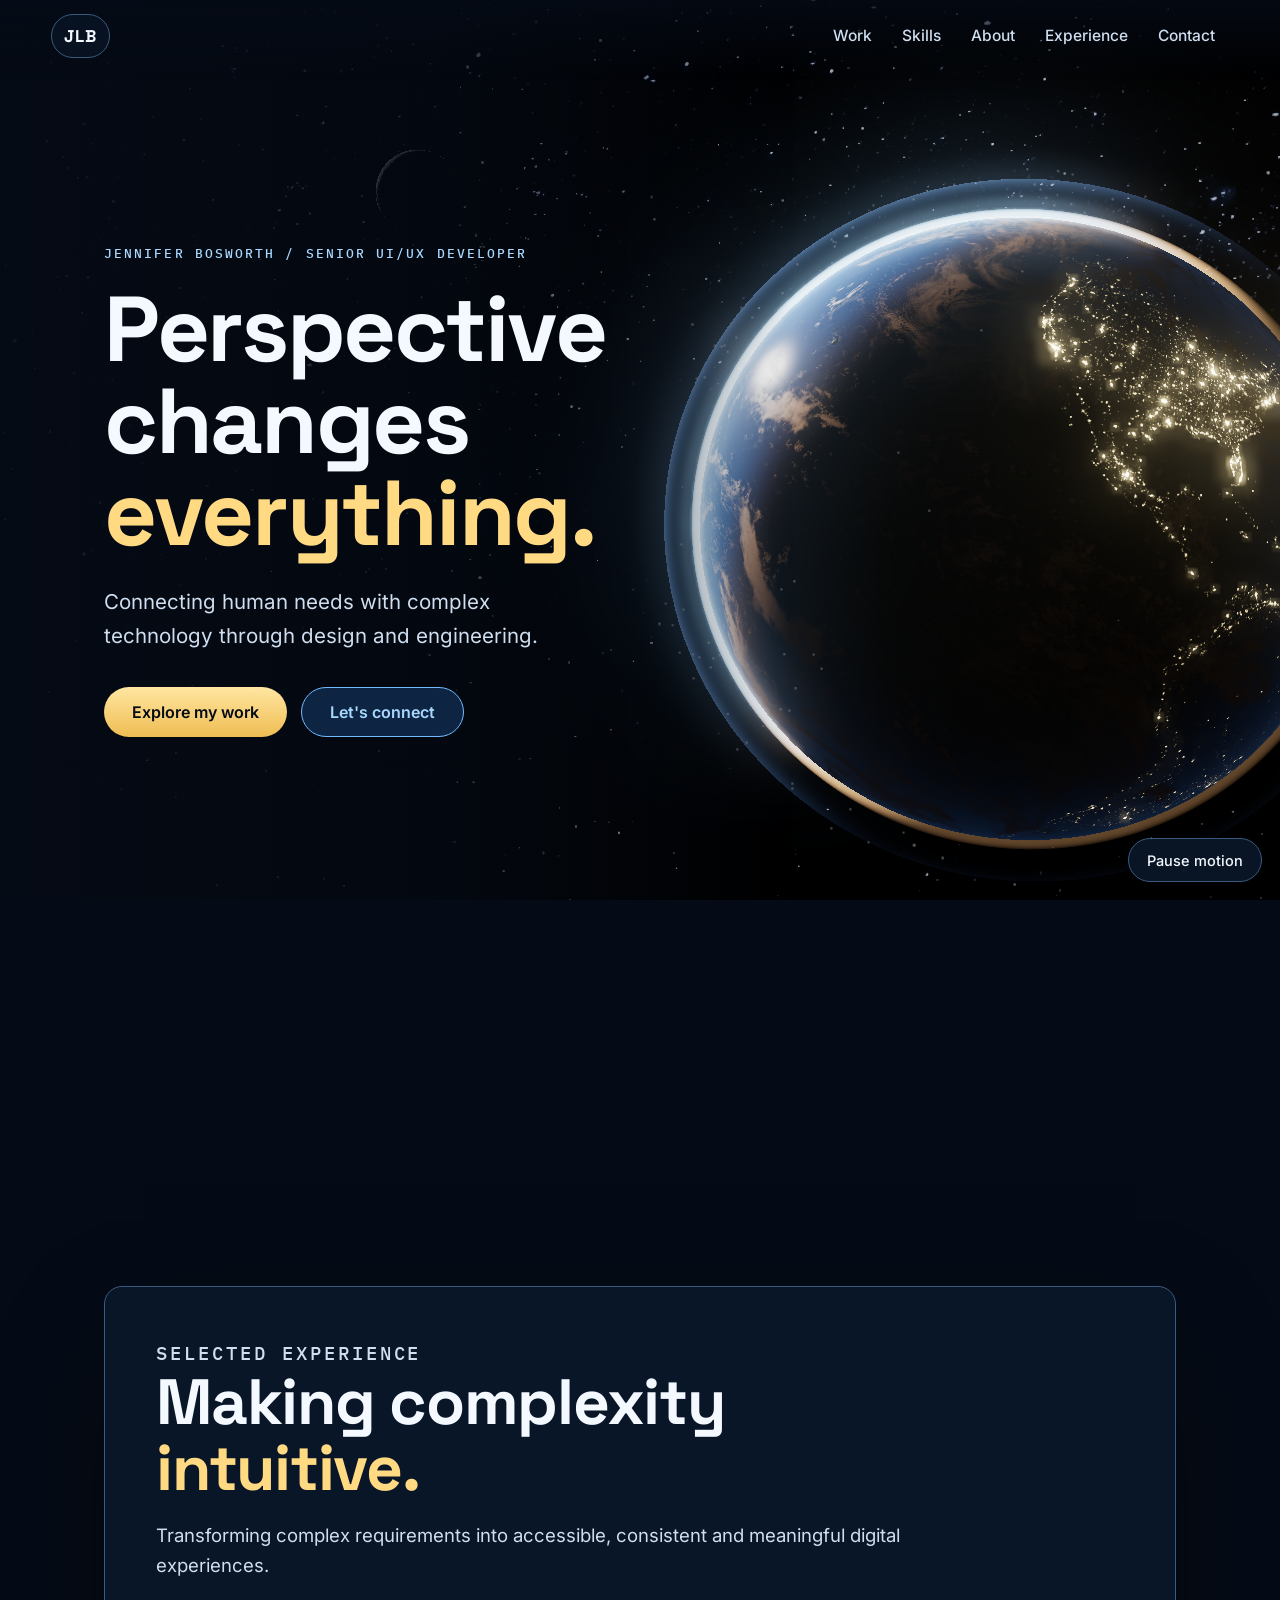
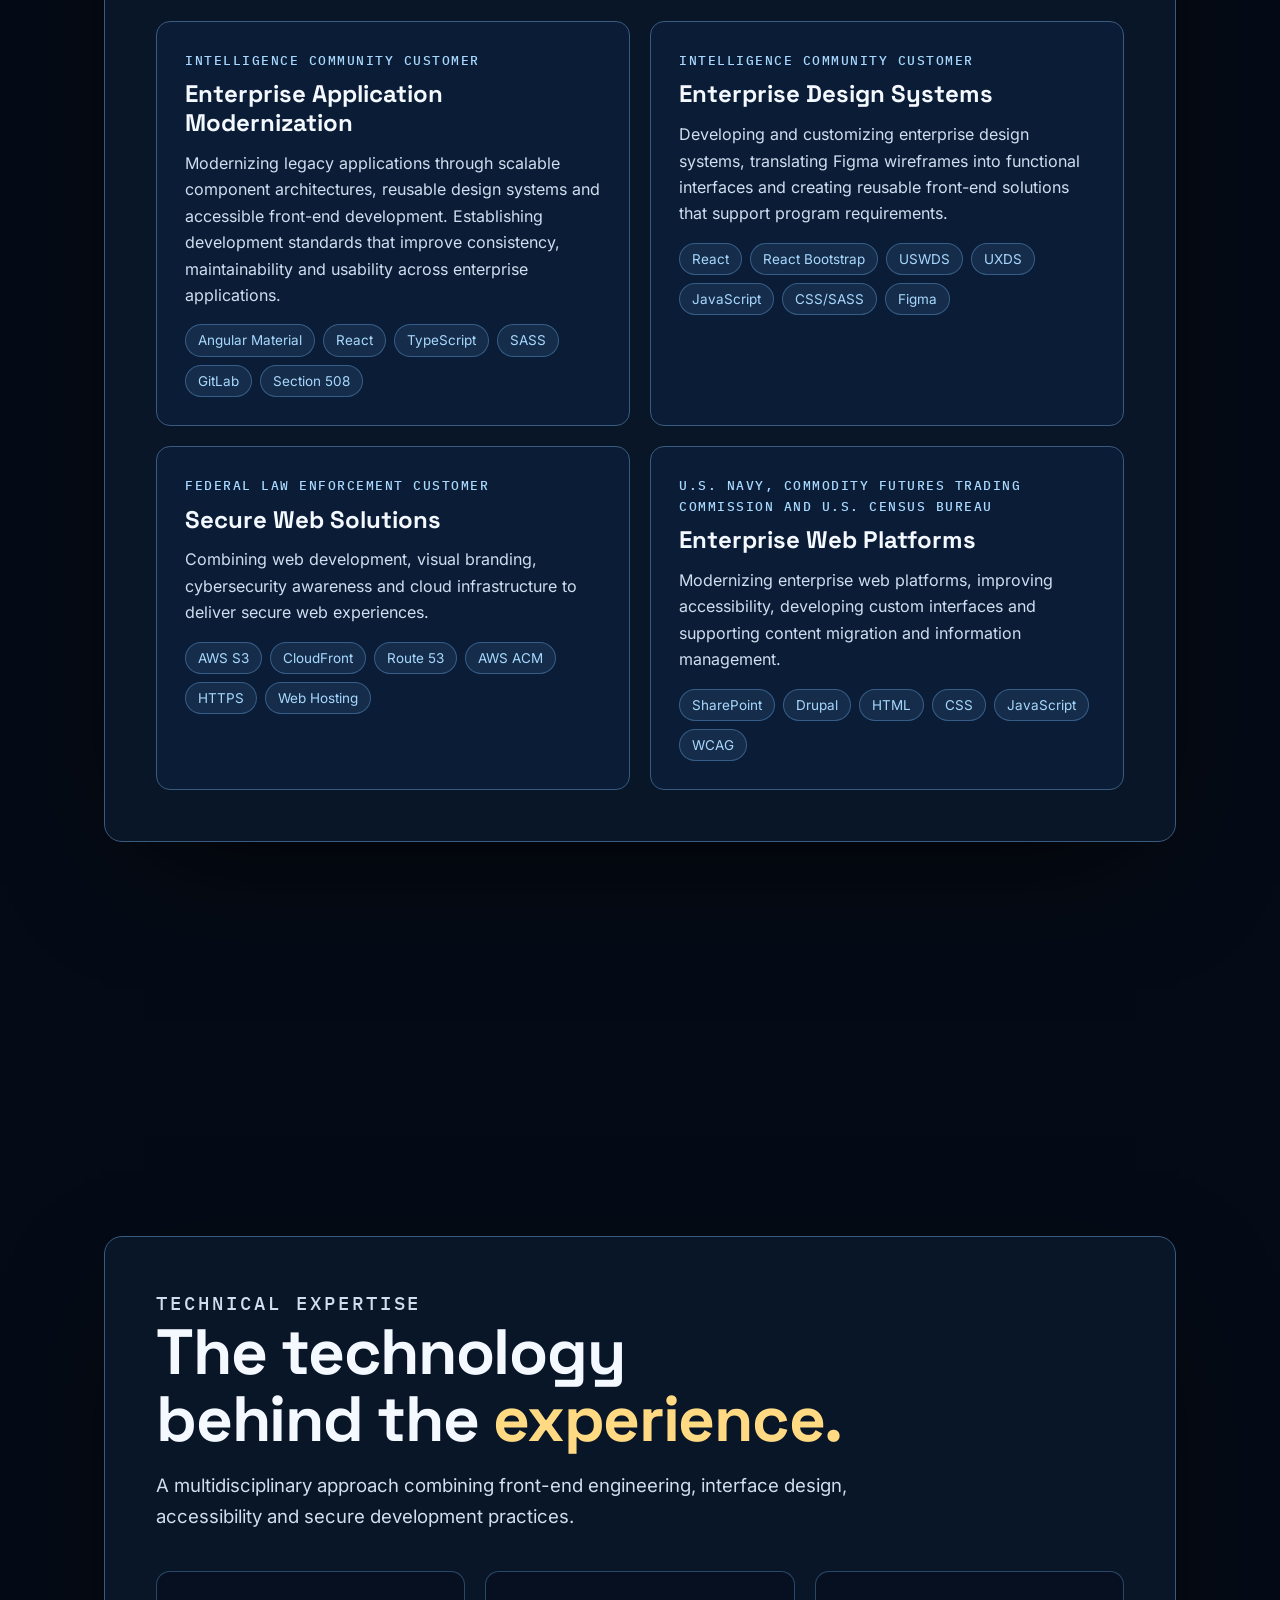
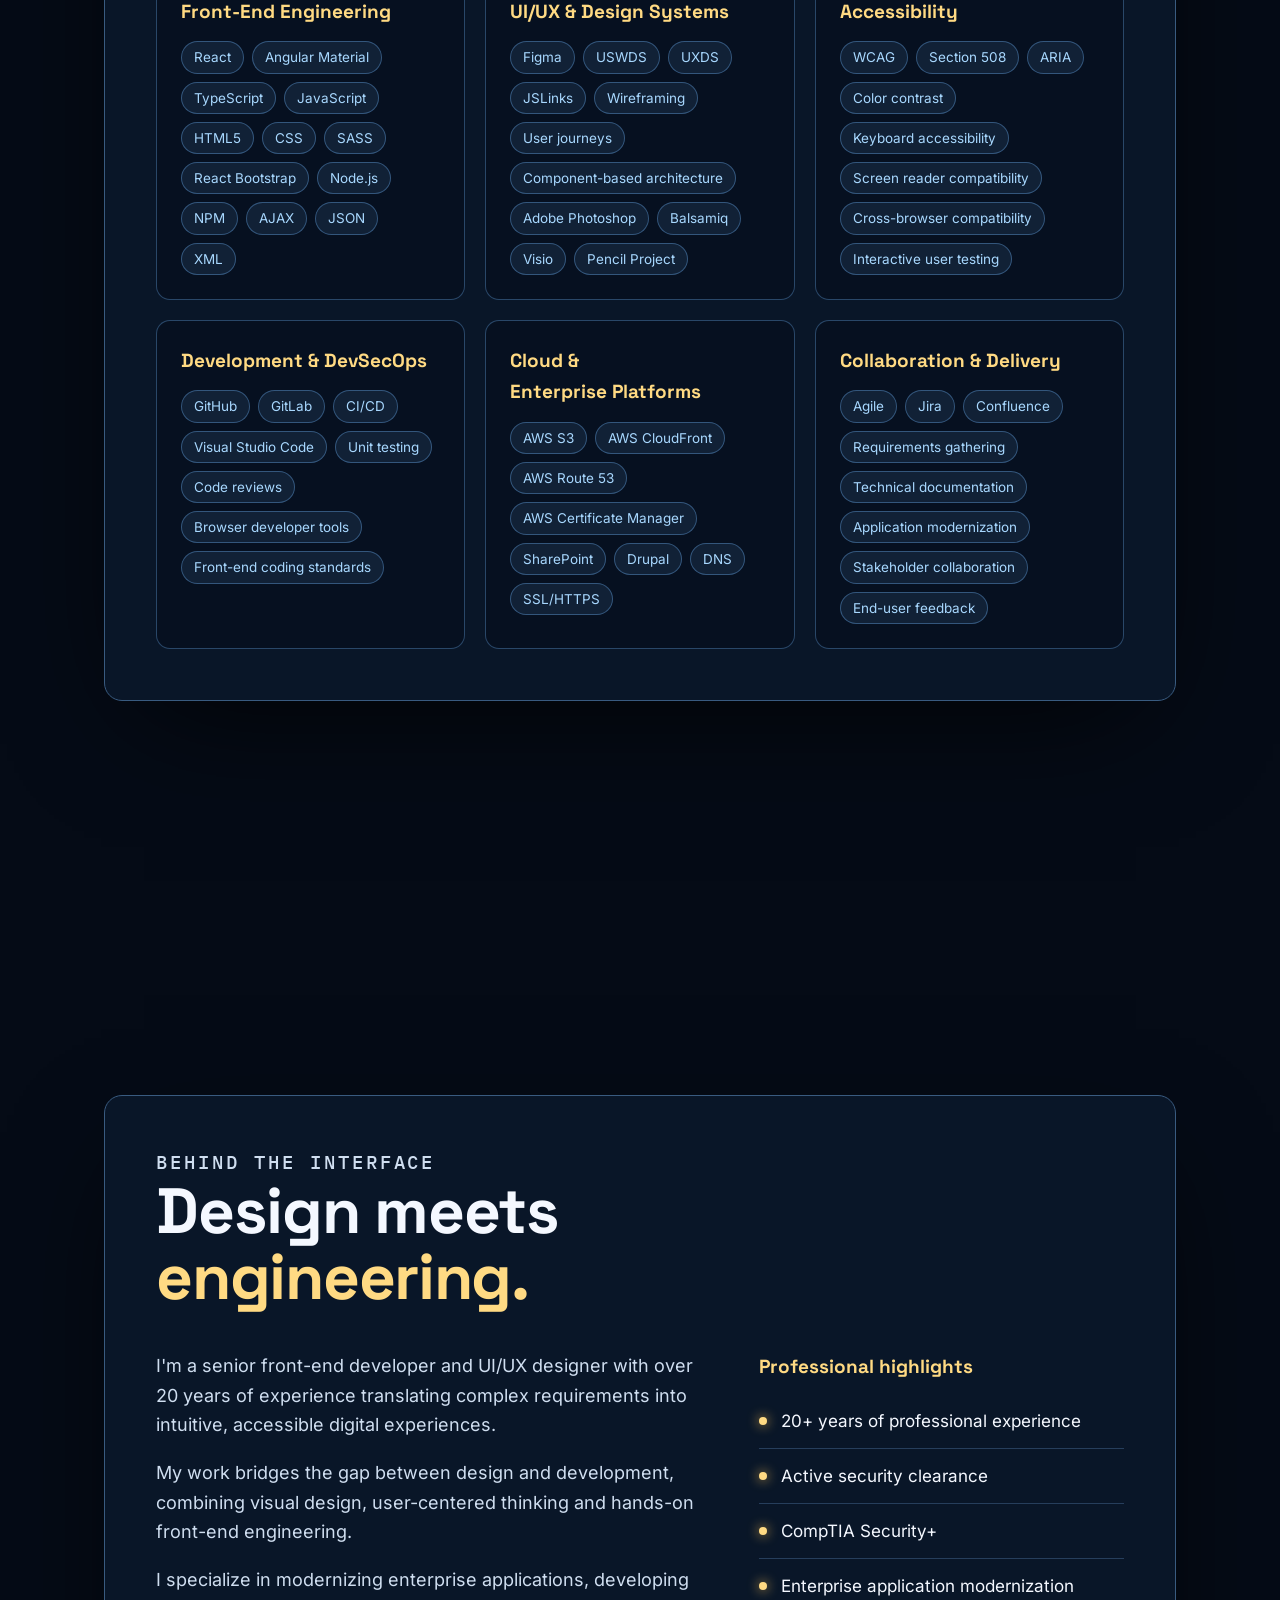
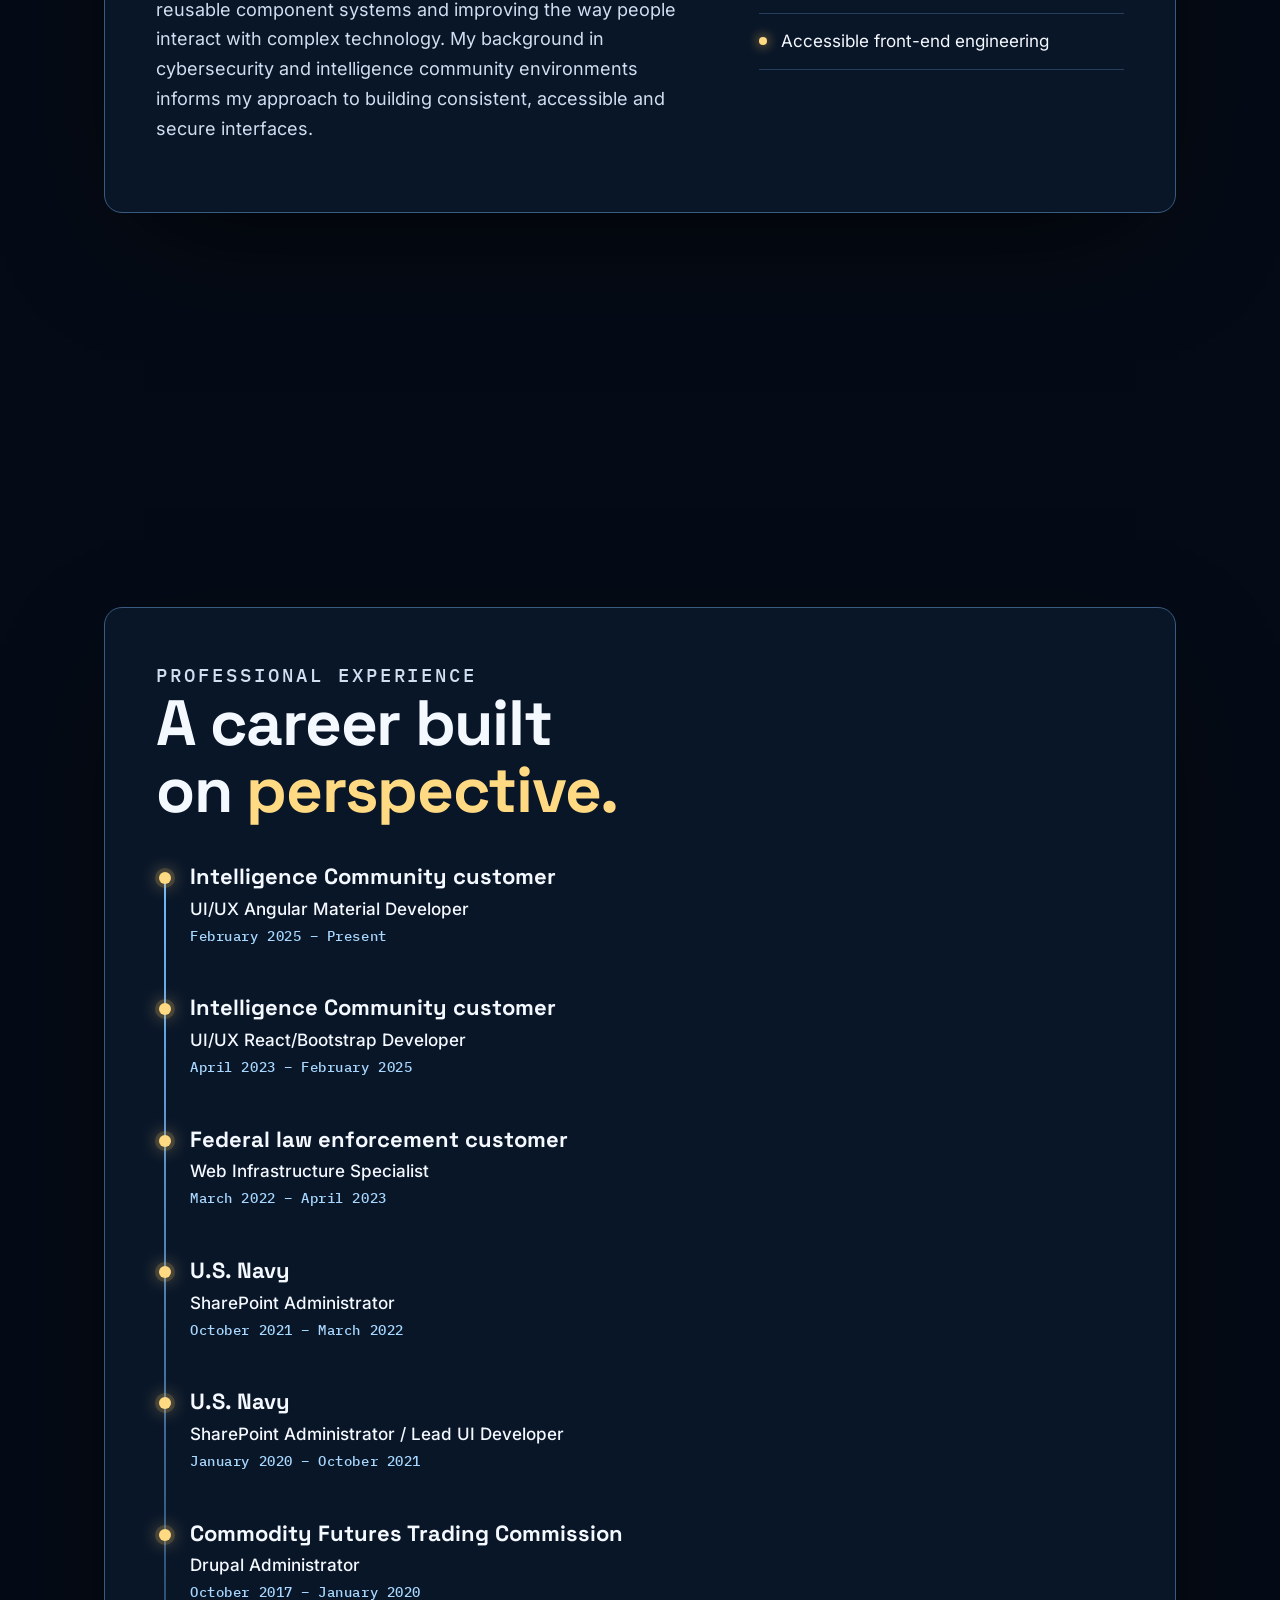
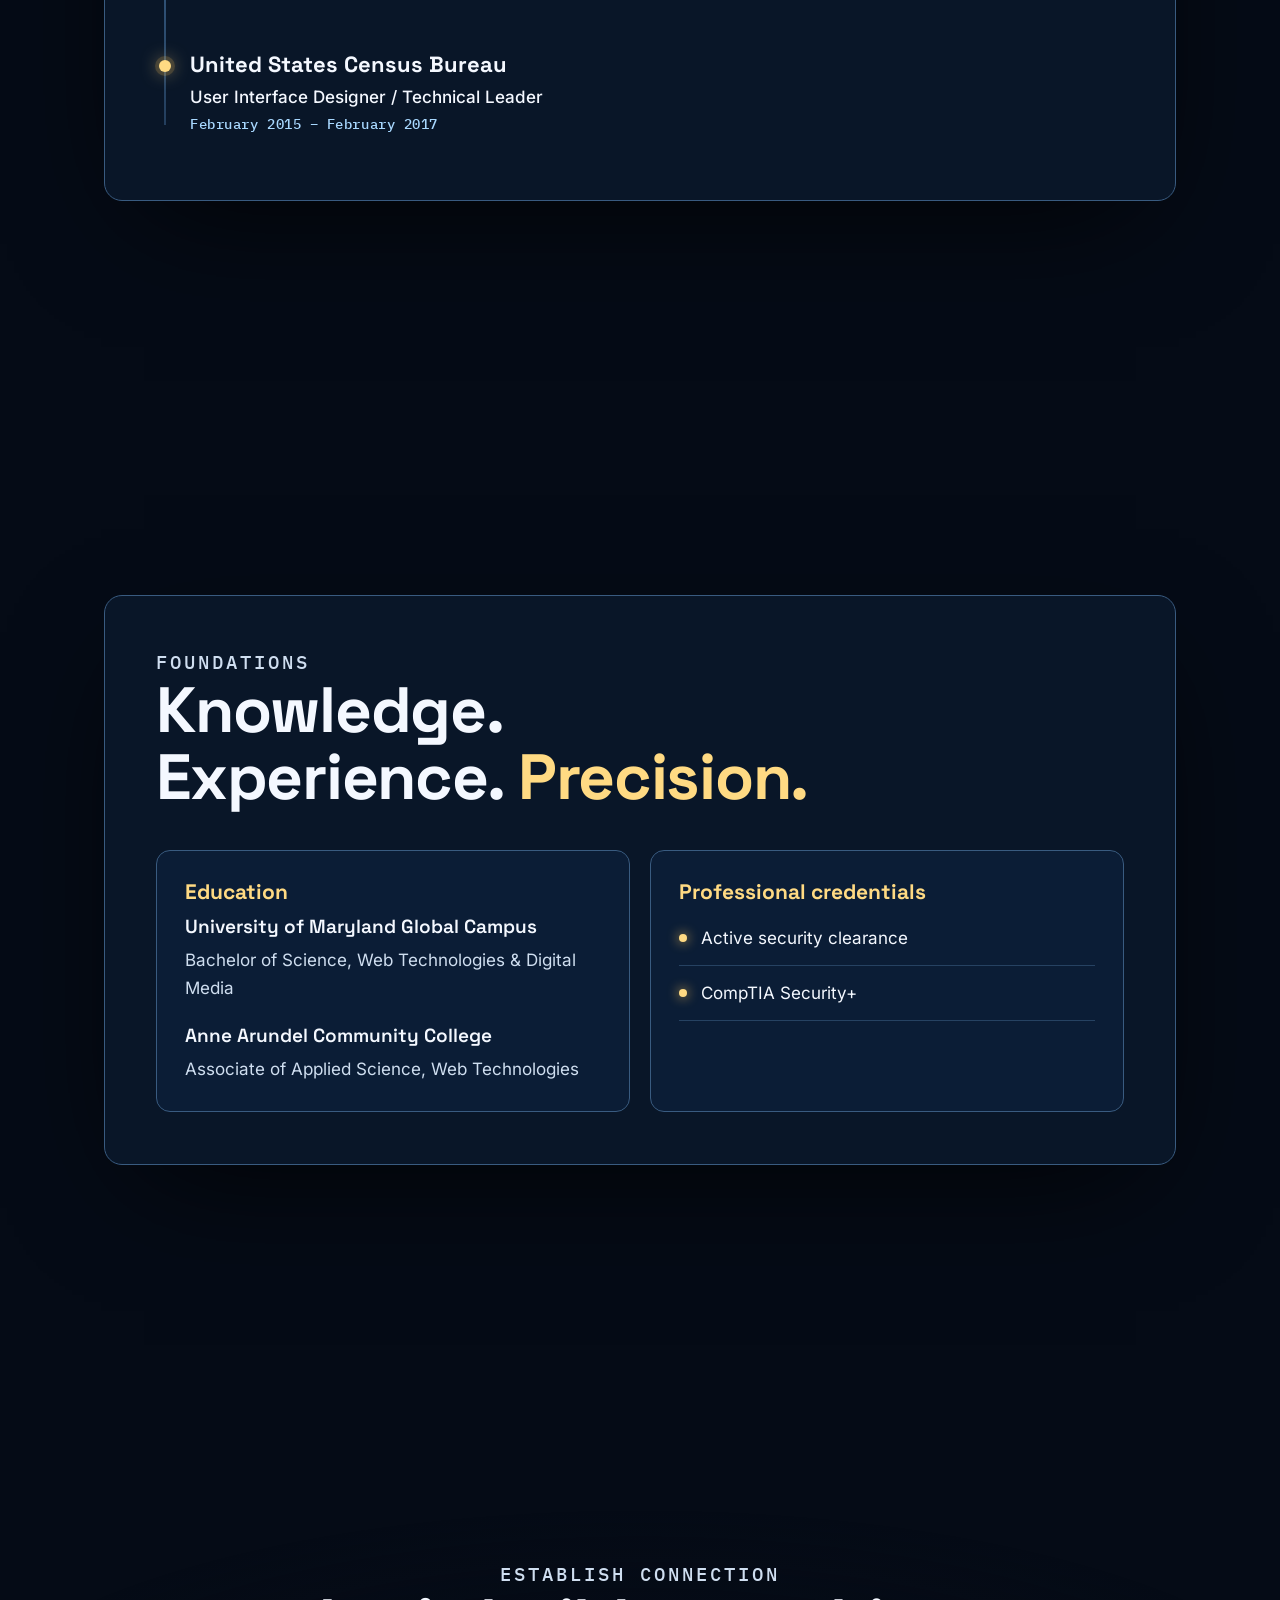
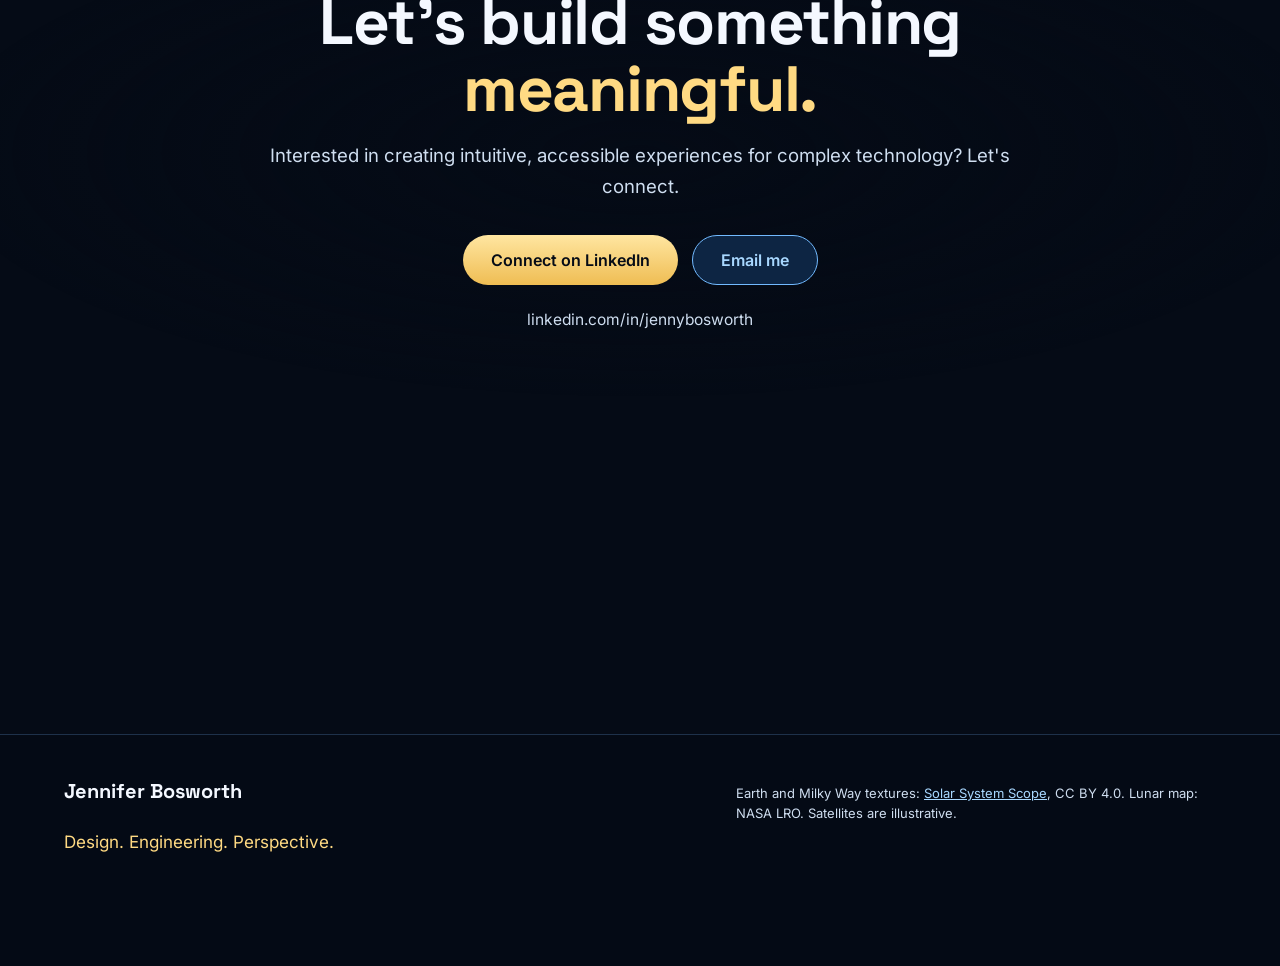
<file: index.html>
<!DOCTYPE html>
<html lang="en">
<head>
<meta charset="utf-8">
<meta name="viewport" content="width=device-width, initial-scale=1">
<meta http-equiv="Content-Security-Policy" content="default-src 'none'; script-src 'self' 'sha256-CmdlgsRAk9ZIeXy65Hqw0vq1o7eJWZnbPTvyjBgsPRo='; style-src 'self'; font-src 'self'; img-src 'self' data: blob:; connect-src 'self'; base-uri 'none'; form-action 'none'; object-src 'none'; upgrade-insecure-requests">
<meta name="referrer" content="strict-origin-when-cross-origin">
<title>Jennifer Bosworth | Professional Portfolio</title>
<meta name="description" content="Jennifer Bosworth — senior UI/UX developer. Connecting human needs with complex technology through design and engineering.">
<link rel="icon" href="favicon.svg" type="image/svg+xml">
<link rel="stylesheet" href="site.css">
</head>
<body>
<a class="skip" href="#main">Skip to content</a>
<canvas id="space" aria-hidden="true"></canvas>

<header class="nav" id="nav">
  <div class="in">
    <a class="logo" href="#top" aria-label="Jennifer Bosworth, home">JLB</a>
    <nav aria-label="Primary">
      <button class="menu" type="button" aria-expanded="false" aria-controls="navlist">Menu</button>
      <ul id="navlist">
        <li><a href="#work">Work</a></li>
        <li><a href="#skills">Skills</a></li>
        <li><a href="#about">About</a></li>
        <li><a href="#experience">Experience</a></li>
        <li><a href="#contact">Contact</a></li>
      </ul>
    </nav>
  </div>
</header>

<main id="main">
  <section class="hero" id="top" data-scene="hero" aria-labelledby="hero-title">
    <div class="wrap"><div class="copy">
      <p class="label">Jennifer Bosworth / Senior UI/UX Developer</p>
      <h1 id="hero-title">Perspective changes <span class="gold">everything.</span></h1>
      <p class="sub">Connecting human needs with complex technology through design and engineering.</p>
      <div class="btns"><a class="btn primary" href="#work">Explore my work</a><a class="btn secondary" href="#contact">Let's connect</a></div>
    </div></div>
  </section>

  <div class="gap" aria-hidden="true"></div>

  <section class="block" id="work" data-scene="work" aria-labelledby="work-title">
    <div class="wrap"><div class="panel">
      <div class="head">
        <p class="label">Selected experience</p>
        <h2 id="work-title">Making complexity <span class="gold">intuitive.</span></h2>
        <p>Transforming complex requirements into accessible, consistent and meaningful digital experiences.</p>
      </div>
      <div class="work">
        <article class="case">
          <p class="org">Intelligence Community customer</p>
          <h3>Enterprise Application Modernization</h3>
          <p>Modernizing legacy applications through scalable component architectures, reusable design systems and accessible front-end development. Establishing development standards that improve consistency, maintainability and usability across enterprise applications.</p>
          <ul class="tags" aria-label="Technologies"><li>Angular Material</li><li>React</li><li>TypeScript</li><li>SASS</li><li>GitLab</li><li>Section 508</li></ul>
        </article>
        <article class="case">
          <p class="org">Intelligence Community customer</p>
          <h3>Enterprise Design Systems</h3>
          <p>Developing and customizing enterprise design systems, translating Figma wireframes into functional interfaces and creating reusable front-end solutions that support program requirements.</p>
          <ul class="tags" aria-label="Technologies"><li>React</li><li>React Bootstrap</li><li>USWDS</li><li>UXDS</li><li>JavaScript</li><li>CSS/SASS</li><li>Figma</li></ul>
        </article>
        <article class="case">
          <p class="org">Federal law enforcement customer</p>
          <h3>Secure Web Solutions</h3>
          <p>Combining web development, visual branding, cybersecurity awareness and cloud infrastructure to deliver secure web experiences.</p>
          <ul class="tags" aria-label="Technologies"><li>AWS S3</li><li>CloudFront</li><li>Route 53</li><li>AWS ACM</li><li>HTTPS</li><li>Web Hosting</li></ul>
        </article>
        <article class="case">
          <p class="org">U.S. Navy, Commodity Futures Trading Commission and U.S. Census Bureau</p>
          <h3>Enterprise Web Platforms</h3>
          <p>Modernizing enterprise web platforms, improving accessibility, developing custom interfaces and supporting content migration and information management.</p>
          <ul class="tags" aria-label="Technologies"><li>SharePoint</li><li>Drupal</li><li>HTML</li><li>CSS</li><li>JavaScript</li><li>WCAG</li></ul>
        </article>
      </div>
    </div></div>
  </section>

  <div class="gap" aria-hidden="true"></div>

  <section class="block" id="skills" data-scene="skills" aria-labelledby="skills-title">
    <div class="wrap"><div class="panel">
      <div class="head">
        <p class="label">Technical expertise</p>
        <h2 id="skills-title">The technology behind the <span class="gold">experience.</span></h2>
        <p>A multidisciplinary approach combining front-end engineering, interface design, accessibility and secure development practices.</p>
      </div>
      <div class="skills" id="skillgrid"></div>
    </div></div>
  </section>

  <div class="gap" aria-hidden="true"></div>

  <section class="block" id="about" data-scene="about" aria-labelledby="about-title">
    <div class="wrap"><div class="panel">
      <div class="head">
        <p class="label">Behind the interface</p>
        <h2 id="about-title">Design meets <span class="gold">engineering.</span></h2>
      </div>
      <div class="about">
        <div>
          <p>I'm a senior front-end developer and UI/UX designer with over 20 years of experience translating complex requirements into intuitive, accessible digital experiences.</p>
          <p>My work bridges the gap between design and development, combining visual design, user-centered thinking and hands-on front-end engineering.</p>
          <p>I specialize in modernizing enterprise applications, developing reusable component systems and improving the way people interact with complex technology. My background in cybersecurity and intelligence community environments informs my approach to building consistent, accessible and secure interfaces.</p>
        </div>
        <div class="hl">
          <h3>Professional highlights</h3>
          <ul>
            <li>20+ years of professional experience</li>
            <li>Active security clearance</li>
            <li>CompTIA Security+</li>
            <li>Enterprise application modernization</li>
            <li>Accessible front-end engineering</li>
          </ul>
        </div>
      </div>
    </div></div>
  </section>

  <div class="gap" aria-hidden="true"></div>

  <section class="block" id="experience" data-scene="experience" aria-labelledby="exp-title">
    <div class="wrap"><div class="panel">
      <div class="head">
        <p class="label">Professional experience</p>
        <h2 id="exp-title">A career built on <span class="gold">perspective.</span></h2>
      </div>
      <ol class="timeline">
        <li><h3>Intelligence Community customer</h3><p class="role">UI/UX Angular Material Developer</p><p class="when">February 2025 – Present</p></li>
        <li><h3>Intelligence Community customer</h3><p class="role">UI/UX React/Bootstrap Developer</p><p class="when">April 2023 – February 2025</p></li>
        <li><h3>Federal law enforcement customer</h3><p class="role">Web Infrastructure Specialist</p><p class="when">March 2022 – April 2023</p></li>
        <li><h3>U.S. Navy</h3><p class="role">SharePoint Administrator</p><p class="when">October 2021 – March 2022</p></li>
        <li><h3>U.S. Navy</h3><p class="role">SharePoint Administrator / Lead UI Developer</p><p class="when">January 2020 – October 2021</p></li>
        <li><h3>Commodity Futures Trading Commission</h3><p class="role">Drupal Administrator</p><p class="when">October 2017 – January 2020</p></li>
        <li><h3>United States Census Bureau</h3><p class="role">User Interface Designer / Technical Leader</p><p class="when">February 2015 – February 2017</p></li>
      </ol>
    </div></div>
  </section>

  <div class="gap" aria-hidden="true"></div>

  <section class="block" id="education" data-scene="education" aria-labelledby="edu-title">
    <div class="wrap"><div class="panel">
      <div class="head">
        <p class="label">Foundations</p>
        <h2 id="edu-title">Knowledge. Experience. <span class="gold">Precision.</span></h2>
      </div>
      <div class="edu">
        <div class="case">
          <h3 class="gold">Education</h3>
          <dl>
            <dt>University of Maryland Global Campus</dt><dd>Bachelor of Science, Web Technologies &amp; Digital Media</dd>
            <dt>Anne Arundel Community College</dt><dd>Associate of Applied Science, Web Technologies</dd>
          </dl>
        </div>
        <div class="case hl">
          <h3>Professional credentials</h3>
          <ul><li>Active security clearance</li><li>CompTIA Security+</li></ul>
        </div>
      </div>
    </div></div>
  </section>

  <div class="gap" aria-hidden="true"></div>

  <section class="block contact" id="contact" data-scene="contact" aria-labelledby="contact-title">
    <div class="wrap">
      <div class="head">
        <p class="label">Establish connection</p>
        <h2 id="contact-title">Let's build something <span class="gold">meaningful.</span></h2>
        <p>Interested in creating intuitive, accessible experiences for complex technology? Let's connect.</p>
      </div>
      <div class="btns">
        <a class="btn primary" href="https://www.linkedin.com/in/jennybosworth/" rel="noopener">Connect on LinkedIn</a>
        <a class="btn secondary" id="mail" href="#contact" aria-label="Email Jennifer Bosworth" data-u="cmVmaW5uZUo=" data-d="dmVkLmh0cm93c29ibGo=">Email me</a>
      </div>
      <p class="addr">linkedin.com/in/jennybosworth</p>
    </div>
  </section>
  <div class="gap" aria-hidden="true"></div>
</main>

<footer>
  <div class="in">
    <div><p class="name">Jennifer Bosworth</p><p class="tag">Design. Engineering. Perspective.</p></div>
    <small>Earth and Milky Way textures: <a href="https://www.solarsystemscope.com/textures/">Solar System Scope</a>, CC BY 4.0. Lunar map: NASA LRO. Satellites are illustrative.</small>
  </div>
</footer>

<button class="motion" id="motion" type="button" aria-pressed="false">Pause motion</button>

<script src="site.js"></script>
<script type="importmap">{"imports":{"three":"./vendor/three/build/three.module.min.js","three/addons/":"./vendor/three/examples/jsm/"}}</script>
<script type="module" src="scene.js"></script>
</body>
</html>
</file>
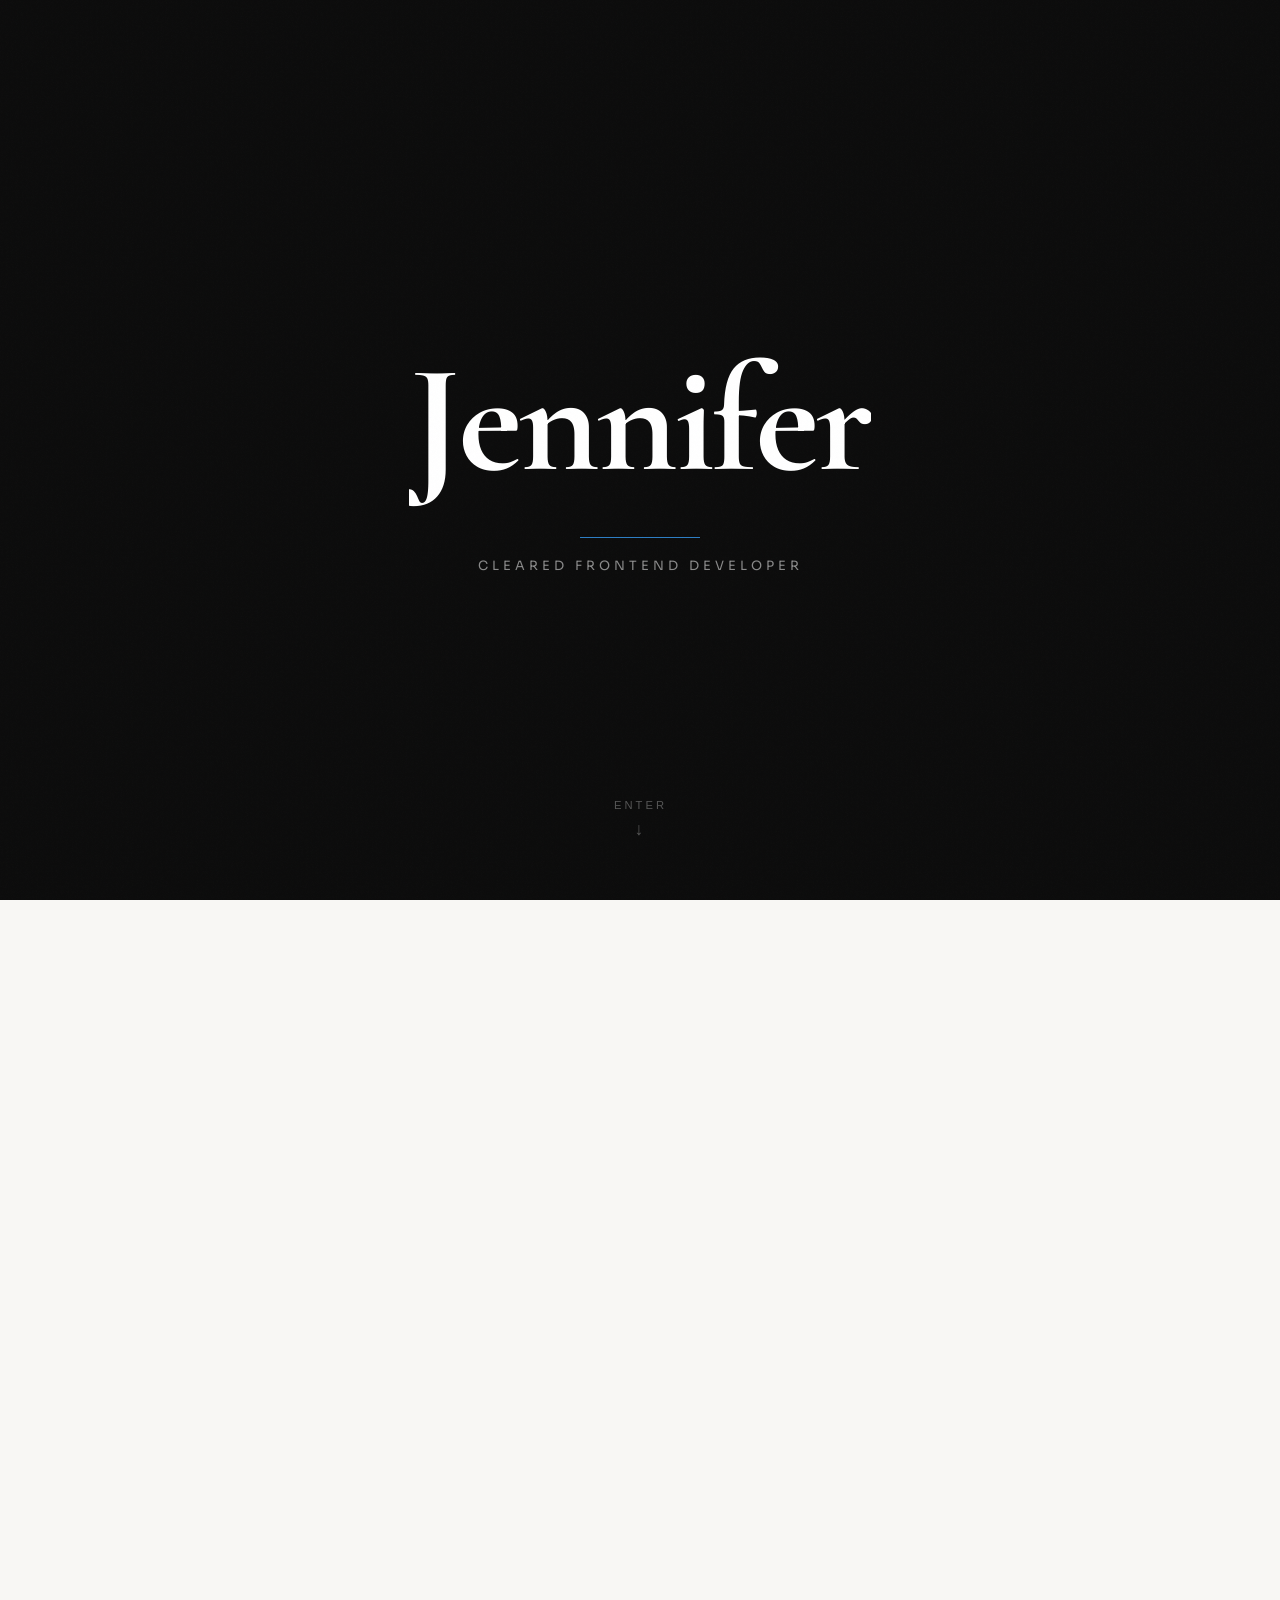
<file: index_old.html>
<!DOCTYPE html>
<html lang="en">

<head>
  <meta charset="UTF-8">
  <meta name="viewport" content="width=device-width, initial-scale=1.0">
  <title>Jennifer L. Bosworth — Cleared Frontend Developer</title>
  <meta name="description"
    content="Frontend Developer and UI/UX Designer with 20+ years of experience building mission-critical applications for the U.S. Intelligence Community. Active TS/SCI with CI Polygraph.">
  <link
    href="https://fonts.googleapis.com/css2?family=Cormorant+Garamond:ital,wght@0,400;0,600;0,700;1,400;1,500&family=Sora:wght@300;400;500;600;700&family=JetBrains+Mono:wght@400;500&display=swap"
    rel="stylesheet">


  <style>
    :root {
      --bg: #F8F7F4;
      --surface: #FFFFFF;
      --ink: #141414;
      --ink-soft: #2A2A2A;
      --muted: #8A8A8A;
      --muted-light: #B0B0B0;
      --accent: #2D7EC4;
      --accent-soft: #DCF0FB;
      --accent-dark: #1A5A8F;
      --border: #E4E2DE;
      --border-light: #EEEDEA;
      --slate: #1B3A4B;
      --sage: #5A8A6A;
      --sage-soft: #DAF0E3;
      --sky-soft: #D6EDFB;
      --code-bg: #F2F0EC;
      --splash-bg: #0C0C0C;
    }

    * {
      margin: 0;
      padding: 0;
      box-sizing: border-box;
    }

    ::selection {
      background: var(--accent-soft);
      color: var(--ink);
    }

    html {
      scroll-behavior: smooth;
    }

    body {
      font-family: 'Sora', sans-serif;
      background: var(--bg);
      color: var(--ink);
      -webkit-font-smoothing: antialiased;
      overflow-x: hidden;
    }

    /* =========================================
     SPLASH SCREEN
     ========================================= */
    .splash {
      position: fixed;
      inset: 0;
      z-index: 9999;
      background: var(--splash-bg);
      display: flex;
      flex-direction: column;
      align-items: center;
      justify-content: center;
      transition: opacity 0.8s ease, visibility 0.8s ease;
    }

    .splash.hidden {
      opacity: 0;
      visibility: hidden;
      pointer-events: none;
    }

    .splash-name {
      font-family: 'Cormorant Garamond', serif;
      font-size: clamp(4rem, 12vw, 10rem);
      font-weight: 700;
      color: white;
      letter-spacing: -0.02em;
      display: flex;
      overflow: hidden;
    }

    .splash-name .letter {
      display: inline-block;
      opacity: 0;
      transform: translateY(100%);
      animation: letterUp 0.6s cubic-bezier(0.16, 1, 0.3, 1) forwards;
    }

    .splash-name .letter:nth-child(1) {
      animation-delay: 0.3s;
    }

    .splash-name .letter:nth-child(2) {
      animation-delay: 0.38s;
    }

    .splash-name .letter:nth-child(3) {
      animation-delay: 0.46s;
    }

    .splash-name .letter:nth-child(4) {
      animation-delay: 0.54s;
    }

    @keyframes letterUp {
      to {
        opacity: 1;
        transform: translateY(0);
      }
    }

    .splash-line {
      width: 0;
      height: 1px;
      background: var(--accent);
      margin-top: 24px;
      animation: lineGrow 0.8s ease 0.9s forwards;
    }

    @keyframes lineGrow {
      to {
        width: 120px;
      }
    }

    .splash-role {
      font-size: 0.8rem;
      font-weight: 400;
      letter-spacing: 4px;
      text-transform: uppercase;
      color: var(--muted);
      margin-top: 20px;
      opacity: 0;
      animation: fadeIn 0.6s ease 1.3s forwards;
    }

    @keyframes fadeIn {
      to {
        opacity: 1;
      }
    }

    .splash-enter {
      position: absolute;
      bottom: 48px;
      font-size: 0.7rem;
      font-weight: 500;
      letter-spacing: 3px;
      text-transform: uppercase;
      color: rgba(255, 255, 255, 0.3);
      cursor: pointer;
      border: none;
      background: none;
      padding: 12px 24px;
      opacity: 0;
      animation: fadeIn 0.5s ease 2s forwards;
      transition: color 0.3s;
    }

    .splash-enter:hover {
      color: var(--accent);
    }

    .splash-enter .arrow {
      display: block;
      margin-top: 8px;
      font-size: 1.1rem;
      animation: pulseDown 1.5s ease-in-out 2.5s infinite;
    }

    @keyframes pulseDown {

      0%,
      100% {
        transform: translateY(0);
        opacity: 0.5;
      }

      50% {
        transform: translateY(6px);
        opacity: 1;
      }
    }

    /* =========================================
     MAIN SITE (hidden initially)
     ========================================= */
    .site {
      opacity: 0;
      transition: opacity 0.6s ease 0.3s;
    }

    .site.active {
      opacity: 1;
    }

    /* ===== NAV ===== */
    nav {
      position: fixed;
      top: 0;
      left: 0;
      right: 0;
      z-index: 100;
      height: 72px;
      display: flex;
      align-items: center;
      justify-content: space-between;
      padding: 0 56px;
      background: rgba(248, 247, 244, 0.9);
      backdrop-filter: blur(24px);
      -webkit-backdrop-filter: blur(24px);
      border-bottom: 1px solid transparent;
      transition: border-color 0.3s, box-shadow 0.3s;
    }

    nav.scrolled {
      border-bottom-color: var(--border-light);
      box-shadow: 0 1px 20px rgba(0, 0, 0, 0.03);
    }

    .nav-logo {
      font-family: 'Cormorant Garamond', serif;
      font-size: 1.4rem;
      font-weight: 700;
      color: var(--ink);
      text-decoration: none;
      letter-spacing: -0.01em;
    }

    .nav-logo span {
      color: var(--accent);
    }

    .nav-links {
      display: flex;
      gap: 40px;
      list-style: none;
      align-items: center;
    }

    .nav-links a {
      font-size: 0.78rem;
      font-weight: 500;
      color: var(--muted);
      text-decoration: none;
      letter-spacing: 0.3px;
      transition: color 0.3s;
      position: relative;
    }

    .nav-links a::after {
      content: '';
      position: absolute;
      bottom: -6px;
      left: 0;
      width: 0;
      height: 1.5px;
      background: var(--accent);
      transition: width 0.35s cubic-bezier(0.16, 1, 0.3, 1);
    }

    .nav-links a:hover {
      color: var(--ink);
    }

    .nav-links a:hover::after {
      width: 100%;
    }

    .nav-cta {
      padding: 10px 20px !important;
      background: var(--ink);
      color: white !important;
      border-radius: 6px;
      font-size: 0.75rem !important;
      font-weight: 600 !important;
      letter-spacing: 0.5px !important;
      transition: background 0.3s, transform 0.2s !important;
    }

    .nav-cta::after {
      display: none !important;
    }

    .nav-cta:hover {
      background: var(--accent) !important;
      transform: translateY(-1px);
    }

    /* ===== HERO ===== */
    .hero {
      min-height: 100vh;
      display: flex;
      align-items: center;
      padding: 0 56px;
      max-width: 1300px;
      margin: 0px auto;
      position: relative;
    }

    .hero-inner {
      display: grid;
      grid-template-columns: 1fr 420px;
      gap: 80px;
      align-items: center;
      width: 100%;
    }

    .hero-text {
      max-width: 600px;
    }

    .hero-greeting {
      font-family: 'JetBrains Mono', monospace;
      font-size: 0.72rem;
      font-weight: 500;
      letter-spacing: 3px;
      text-transform: uppercase;
      color: var(--accent);
      margin-bottom: 24px;
      opacity: 0;
      animation: fadeUp 0.8s ease 0.2s forwards;
    }

    .hero h1 {
      font-family: 'Cormorant Garamond', serif;
      font-size: clamp(2.8rem, 4.8vw, 4.2rem);
      font-weight: 600;
      line-height: 1.15;
      letter-spacing: -0.02em;
      margin-bottom: 28px;
      opacity: 0;
      animation: fadeUp 0.8s ease 0.35s forwards;
    }

    .hero h1 em {
      font-style: italic;
      color: var(--accent);
      font-weight: 400;
    }

    .hero-desc {
      font-size: 1rem;
      line-height: 1.9;
      color: var(--muted);
      font-weight: 300;
      max-width: 480px;
      opacity: 0;
      animation: fadeUp 0.8s ease 0.5s forwards;
    }

    .hero-actions {
      display: flex;
      gap: 14px;
      margin-top: 40px;
      opacity: 0;
      animation: fadeUp 0.8s ease 0.65s forwards;
    }

    @keyframes fadeUp {
      from {
        opacity: 0;
        transform: translateY(24px);
      }

      to {
        opacity: 1;
        transform: translateY(0);
      }
    }

    .btn {
      display: inline-flex;
      align-items: center;
      gap: 8px;
      padding: 14px 28px;
      font-size: 0.82rem;
      font-weight: 600;
      font-family: 'Sora', sans-serif;
      border-radius: 8px;
      text-decoration: none;
      cursor: pointer;
      transition: all 0.3s;
      border: none;
    }

    .btn-dark {
      background: var(--ink);
      color: white;
    }

    .btn-dark:hover {
      background: var(--accent);
      transform: translateY(-2px);
    }

    .btn-outline {
      background: transparent;
      color: var(--ink);
      border: 1.5px solid var(--border);
    }

    .btn-outline:hover {
      border-color: var(--ink);
      transform: translateY(-2px);
    }

    /* Hero side — status card */
    .hero-status {
      opacity: 0;
      animation: fadeUp 0.8s ease 0.8s forwards;
    }

    .status-card {
      background: var(--surface);
      border: 1px solid var(--border-light);
      border-radius: 16px;
      padding: 40px;
      position: relative;
      overflow: hidden;
    }

    .status-card::before {
      content: '';
      position: absolute;
      top: 0;
      left: 0;
      right: 0;
      height: 3px;
      background: linear-gradient(90deg, var(--accent), var(--slate), var(--sage));
    }

    .status-available {
      display: inline-flex;
      align-items: center;
      gap: 8px;
      font-size: 0.7rem;
      font-weight: 600;
      letter-spacing: 2px;
      text-transform: uppercase;
      color: var(--sage);
      margin-bottom: 28px;
    }

    .status-dot {
      width: 7px;
      height: 7px;
      background: var(--sage);
      border-radius: 50%;
      animation: blink 2s ease-in-out infinite;
    }

    @keyframes blink {

      0%,
      100% {
        opacity: 1;
      }

      50% {
        opacity: 0.3;
      }
    }

    .status-items {
      display: flex;
      flex-direction: column;
      gap: 20px;
    }

    .status-item {
      display: flex;
      justify-content: space-between;
      align-items: center;
      padding-bottom: 20px;
      border-bottom: 1px solid var(--border-light);
    }

    .status-item:last-child {
      border-bottom: none;
      padding-bottom: 0;
    }

    .si-label {
      font-family: 'JetBrains Mono', monospace;
      font-size: 0.72rem;
      letter-spacing: 2px;
      text-transform: uppercase;
      color: var(--muted-light);
      font-weight: 500;
    }

    .si-value {
      font-size: 0.88rem;
      font-weight: 600;
      color: var(--ink);
      text-align: right;
    }

    /* ===== SECTION SHARED ===== */
    .section-pad {
      max-width: 1300px;
      margin: 0 auto;
      padding: 140px 56px;
    }

    .s-header {
      display: flex;
      align-items: center;
      gap: 20px;
      margin-bottom: 72px;
    }

    .s-num {
      font-family: 'JetBrains Mono', monospace;
      font-size: 0.72rem;
      color: var(--accent);
      font-weight: 500;
    }

    .s-title {
      font-family: 'Cormorant Garamond', serif;
      font-size: 2.2rem;
      font-weight: 600;
      letter-spacing: -0.01em;
    }

    .s-line {
      flex: 1;
      height: 1px;
      background: var(--border);
    }

    /* ===== WORK / CASE STUDIES ===== */
    .work-section {
      background: var(--surface);
    }

    .case-list {
      display: flex;
      flex-direction: column;
      gap: 48px;
    }

    .case-item {
      display: grid;
      grid-template-columns: 480px 1fr;
      gap: 56px;
      align-items: center;
      padding: 48px;
      background: var(--bg);
      border-radius: 16px;
      border: 1px solid var(--border-light);
      transition: transform 0.4s ease, box-shadow 0.4s ease;
      cursor: pointer;
      position: relative;
      overflow: hidden;
    }

    .case-item:hover {
      transform: translateY(-4px);
      box-shadow: 0 24px 64px rgba(0, 0, 0, 0.05);
    }

    .case-item::after {
      content: '→';
      position: absolute;
      top: 24px;
      right: 28px;
      font-size: 1.2rem;
      color: var(--muted-light);
      transition: color 0.3s, transform 0.3s;
    }

    .case-item:hover::after {
      color: var(--accent);
      transform: translateX(4px);
    }

    /* Case visual — abstract mockups */
    .case-visual {
      border-radius: 10px;
      overflow: hidden;
      min-height: 300px;
      position: relative;
    }

    /* Project 1: Federal Portal — dark UI mock */
    .cv-portal {
      background: var(--slate);
      padding: 32px;
      display: flex;
      align-items: center;
      justify-content: center;
    }

    .portal-mock {
      width: 100%;
      background: #F4F1EC;
      border-radius: 8px;
      box-shadow: 0 16px 48px rgba(0, 0, 0, 0.25);
      overflow: hidden;
    }

    .pm-bar {
      height: 36px;
      background: white;
      border-bottom: 1px solid #E4E2DE;
      display: flex;
      align-items: center;
      padding: 0 14px;
      gap: 6px;
    }

    .pm-dot {
      width: 8px;
      height: 8px;
      border-radius: 50%;
      background: #E4E2DE;
    }

    .pm-body {
      display: grid;
      grid-template-columns: 140px 1fr;
      min-height: 200px;
    }

    .pm-side {
      background: white;
      border-right: 1px solid #EEEDEA;
      padding: 16px 12px;
      display: flex;
      flex-direction: column;
      gap: 4px;
    }

    .pm-side-item {
      height: 26px;
      border-radius: 5px;
      display: flex;
      align-items: center;
      padding: 0 8px;
      gap: 6px;
    }

    .pm-side-item.active {
      background: var(--accent-soft);
    }

    .pm-si-dot {
      width: 5px;
      height: 5px;
      border-radius: 2px;
      background: #D8D2C8;
    }

    .pm-side-item.active .pm-si-dot {
      background: var(--accent);
    }

    .pm-si-line {
      height: 4px;
      flex: 1;
      border-radius: 2px;
      background: #EEEDEA;
    }

    .pm-side-item.active .pm-si-line {
      background: var(--accent);
      opacity: 0.35;
    }

    .pm-content {
      padding: 20px;
      display: flex;
      flex-direction: column;
      gap: 10px;
    }

    .pm-row {
      display: flex;
      gap: 10px;
    }

    .pm-card-mini {
      flex: 1;
      height: 56px;
      background: white;
      border: 1px solid #EEEDEA;
      border-radius: 6px;
      border-left: 3px solid var(--accent);
      padding: 10px;
      display: flex;
      flex-direction: column;
      gap: 4px;
    }

    .pm-card-mini:nth-child(2) {
      border-left-color: var(--sage);
    }

    .pm-card-mini:nth-child(3) {
      border-left-color: var(--slate);
    }

    .pm-cm-line {
      height: 3px;
      border-radius: 2px;
      background: #EEEDEA;
    }

    .pm-cm-line:first-child {
      width: 60%;
      background: #1A1A1A;
      opacity: 0.1;
    }

    /* Project 2: Design system — token grid */
    .cv-system {
      background: #0C0C0C;
      padding: 32px;
      display: grid;
      grid-template-columns: 1fr 1fr;
      gap: 16px;
    }

    .token-tile {
      border-radius: 8px;
      padding: 20px;
      display: flex;
      flex-direction: column;
      justify-content: flex-end;
      min-height: 130px;
    }

    .tt-label {
      font-family: 'JetBrains Mono', monospace;
      font-size: 0.72rem;
      letter-spacing: 2px;
      text-transform: uppercase;
      opacity: 0.5;
      margin-bottom: 4px;
    }

    .tt-value {
      font-family: 'Cormorant Garamond', serif;
      font-size: 1.4rem;
      font-weight: 600;
    }

    .tt-slate {
      background: var(--slate);
      color: white;
    }

    .tt-terra {
      background: var(--accent);
      color: white;
    }

    .tt-sage {
      background: var(--sage-soft);
      color: var(--ink);
    }

    .tt-sky {
      background: var(--sky-soft);
      color: var(--ink);
    }

    /* Project 3: Job board — card layout */
    .cv-jobboard {
      background: linear-gradient(135deg, #1B3A4B 0%, #2C5F7A 60%, #2D7EC4 100%);
      padding: 32px;
      display: flex;
      align-items: center;
      justify-content: center;
    }

    .jb-mock {
      width: 100%;
      display: flex;
      flex-direction: column;
      gap: 10px;
    }

    .jb-card {
      background: rgba(255, 255, 255, 0.95);
      border-radius: 6px;
      padding: 16px 20px;
      border-left: 4px solid var(--accent);
      display: flex;
      align-items: center;
      justify-content: space-between;
    }

    .jb-card:nth-child(2) {
      border-left-color: #5A9ED4;
      opacity: 0.85;
    }

    .jb-card:nth-child(3) {
      border-left-color: #D4A843;
      opacity: 0.7;
    }

    .jb-left {
      display: flex;
      flex-direction: column;
      gap: 4px;
    }

    .jb-title {
      height: 6px;
      width: 120px;
      background: var(--ink);
      opacity: 0.15;
      border-radius: 3px;
    }

    .jb-meta {
      height: 4px;
      width: 180px;
      background: #E4E2DE;
      border-radius: 2px;
    }

    .jb-tag {
      padding: 4px 10px;
      background: var(--accent-soft);
      border-radius: 4px;
      font-size: 0;
      width: 52px;
      height: 20px;
    }

    /* Case text */
    .case-text {}

    .case-label {
      font-family: 'JetBrains Mono', monospace;
      font-size: 0.72rem;
      font-weight: 500;
      letter-spacing: 2px;
      text-transform: uppercase;
      color: var(--accent);
      margin-bottom: 12px;
    }

    .case-title {
      font-family: 'Cormorant Garamond', serif;
      font-size: 1.8rem;
      font-weight: 600;
      line-height: 1.25;
      margin-bottom: 16px;
      letter-spacing: -0.01em;
    }

    .case-desc {
      font-size: 0.9rem;
      line-height: 1.85;
      color: var(--muted);
      font-weight: 300;
      margin-bottom: 24px;
    }

    .case-tags {
      display: flex;
      gap: 8px;
      flex-wrap: wrap;
      margin-bottom: 24px;
    }

    .case-tag {
      font-family: 'JetBrains Mono', monospace;
      font-size: 0.72rem;
      font-weight: 500;
      padding: 5px 12px;
      background: var(--surface);
      border: 1px solid var(--border-light);
      border-radius: 5px;
      color: var(--muted);
    }

    .case-outcome {
      display: flex;
      gap: 32px;
    }

    .outcome-item {}

    .outcome-num {
      font-family: 'Cormorant Garamond', serif;
      font-size: 1.8rem;
      font-weight: 700;
      color: var(--accent);
      line-height: 1;
    }

    .outcome-label {
      font-size: 0.68rem;
      color: var(--muted);
      margin-top: 4px;
    }

    /* ===== ABOUT ===== */
    .about-grid {
      display: grid;
      grid-template-columns: 1fr 1fr;
      gap: 80px;
      align-items: start;
    }

    .about-text h3 {
      font-family: 'Cormorant Garamond', serif;
      font-size: 2rem;
      font-weight: 600;
      line-height: 1.35;
      margin-bottom: 28px;
      letter-spacing: -0.01em;
    }

    .about-text h3 em {
      font-style: italic;
      color: var(--accent);
      font-weight: 400;
    }

    .about-text p {
      font-size: 0.92rem;
      line-height: 2;
      color: var(--muted);
      font-weight: 300;
      margin-bottom: 20px;
    }

    .about-right {}

    .skill-section {
      margin-bottom: 36px;
    }

    .skill-label {
      font-family: 'JetBrains Mono', monospace;
      font-size: 0.6rem;
      letter-spacing: 2px;
      text-transform: uppercase;
      color: var(--accent);
      margin-bottom: 14px;
      font-weight: 500;
    }

    .skill-tags {
      display: flex;
      flex-wrap: wrap;
      gap: 8px;
    }

    .skill-tag {
      font-size: 0.8rem;
      font-weight: 500;
      padding: 8px 18px;
      background: var(--surface);
      border: 1px solid var(--border-light);
      border-radius: 6px;
      transition: border-color 0.3s, background 0.3s, transform 0.2s;
      cursor: default;
    }

    .skill-tag:hover {
      border-color: var(--accent);
      background: var(--accent-soft);
      transform: translateY(-2px);
    }

    /* Approach strip */
    .approach-strip {
      margin-top: 48px;
      display: grid;
      grid-template-columns: repeat(3, 1fr);
      gap: 20px;
    }

    .approach-card {
      background: var(--surface);
      border: 1px solid var(--border-light);
      border-radius: 12px;
      padding: 32px 28px;
      transition: transform 0.3s, border-color 0.3s;
    }

    .approach-card:hover {
      transform: translateY(-4px);
      border-color: var(--accent);
    }

    .approach-icon {
      font-size: 1.8rem;
      margin-bottom: 16px;
    }

    .approach-card h4 {
      font-family: 'Cormorant Garamond', serif;
      font-size: 1.15rem;
      font-weight: 600;
      margin-bottom: 8px;
    }

    .approach-card p {
      font-size: 0.82rem;
      line-height: 1.7;
      color: var(--muted);
      font-weight: 300;
    }

    /* ===== CONTACT ===== */
    .contact-section {
      background: var(--surface);
      text-align: center;
    }

    .contact-inner {
      max-width: 600px;
      margin: 0 auto;
    }

    .contact-heading {
      font-family: 'Cormorant Garamond', serif;
      font-size: clamp(2.5rem, 4.5vw, 3.8rem);
      font-weight: 600;
      line-height: 1.2;
      margin-bottom: 20px;
      letter-spacing: -0.02em;
    }

    .contact-heading em {
      font-style: italic;
      color: var(--accent);
      font-weight: 400;
    }

    .contact-sub {
      font-size: 0.95rem;
      color: var(--muted);
      line-height: 1.9;
      font-weight: 300;
      margin-bottom: 40px;
    }

    .contact-row {
      display: flex;
      gap: 14px;
      justify-content: center;
      flex-wrap: wrap;
    }

    .contact-btn {
      display: inline-flex;
      align-items: center;
      gap: 10px;
      padding: 14px 28px;
      border: 1.5px solid var(--border);
      border-radius: 8px;
      font-size: 0.82rem;
      font-weight: 600;
      font-family: 'Sora', sans-serif;
      color: var(--ink);
      text-decoration: none;
      background: transparent;
      cursor: pointer;
      transition: all 0.3s;
    }

    .contact-btn:hover {
      border-color: var(--accent);
      color: var(--accent);
      transform: translateY(-2px);
      box-shadow: 0 8px 24px rgba(196, 98, 45, 0.08);
    }

    .contact-btn svg {
      width: 16px;
      height: 16px;
      flex-shrink: 0;
    }

    /* ===== FOOTER ===== */
    footer {
      border-top: 1px solid var(--border);
      max-width: 1300px;
      margin: 0 auto;
      padding: 36px 56px;
      display: flex;
      justify-content: space-between;
      align-items: center;
      font-size: 0.75rem;
      color: var(--muted-light);
    }

    footer a {
      color: var(--accent);
      text-decoration: none;
    }

    footer a:hover {
      text-decoration: underline;
    }

    .footer-right {
      display: flex;
      gap: 24px;
    }

    .footer-right a {
      color: var(--muted-light);
    }

    .footer-right a:hover {
      color: var(--accent);
    }

    /* ===== SCROLL ANIMATIONS ===== */
    .reveal {
      opacity: 0;
      transform: translateY(28px);
      transition: opacity 0.8s ease, transform 0.8s ease;
    }

    .reveal.visible {
      opacity: 1;
      transform: translateY(0);
    }

    .reveal-d1 {
      transition-delay: 0.12s;
    }

    .reveal-d2 {
      transition-delay: 0.24s;
    }

    .reveal-d3 {
      transition-delay: 0.36s;
    }

    /* ===== GRAIN TEXTURE ===== */
    body::after {
      content: '';
      position: fixed;
      inset: 0;
      background: url("data:image/svg+xml,%3Csvg xmlns='http://www.w3.org/2000/svg' width='300' height='300'%3E%3Cfilter id='n'%3E%3CfeTurbulence baseFrequency='0.8' numOctaves='4' stitchTiles='stitch'/%3E%3C/filter%3E%3Crect width='100%25' height='100%25' filter='url(%23n)' opacity='0.025'/%3E%3C/svg%3E");
      pointer-events: none;
      z-index: 10000;
    }

    /* ===== RESPONSIVE ===== */
    @media (max-width: 1000px) {
      .hero-inner {
        grid-template-columns: 1fr;
        gap: 48px;
      }

      .hero-status {
        max-width: 400px;
      }

      .case-item {
        grid-template-columns: 1fr;
        gap: 32px;
      }

      .case-visual {
        min-height: 240px;
      }

      .about-grid {
        grid-template-columns: 1fr;
        gap: 48px;
      }

      nav {
        padding: 0 28px;
      }

      .section-pad {
        padding: 100px 28px;
      }

      .hero {
        padding: 0 28px;
      }

      footer {
        padding: 32px 28px;
      }
    }

    @media (max-width: 600px) {
      .nav-links {
        display: none;
      }

      .approach-strip {
        grid-template-columns: 1fr;
      }

      .case-outcome {
        flex-direction: column;
        gap: 16px;
      }

      .contact-row {
        flex-direction: column;
        align-items: center;
      }

      .cv-system {
        grid-template-columns: 1fr;
      }

      .footer-right {
        display: none;
      }
    }
  </style>

  </style>


</head>

<body>

  <!-- ===== SPLASH ===== -->
  <div class="splash" id="splash">
    <div class="splash-name">
      <span class="letter">J</span>
      <span class="letter">e</span>
      <span class="letter">n</span>
      <span class="letter">n</span>
      <span class="letter">i</span>
      <span class="letter">f</span>
      <span class="letter">e</span>
      <span class="letter">r</span>
    </div>
    <div class="splash-line"></div>
    <div class="splash-role">Cleared Frontend Developer</div>
    <button class="splash-enter" id="enterSite" aria-label="Enter site">
      Enter
      <span class="arrow">↓</span>
    </button>
  </div>

  <!-- ===== MAIN SITE ===== -->
  <div class="site" id="site">

    <!-- NAV -->
    <nav id="nav">
      <a href="#" class="nav-logo">Jennifer L. Bosworth</a>
      <ul class="nav-links">
        <li><a href="#work">Work</a></li>
        <li><a href="#about">About</a></li>
        <li><a href="#contact" class="nav-cta">Let's Talk</a></li>
      </ul>
    </nav>

    <!-- HERO -->
    <header class="hero">
      <div class="hero-inner">
        <div class="hero-text">
          <div class="hero-greeting">Hello, I'm Jenn</div>
          <h1>I build <em>mission-critical</em> interfaces for the <em>Intelligence Community</em>.</h1>
          <p class="hero-desc">Frontend developer and UI/UX designer with 20+ years of experience across the full
            frontend stack — from HTML/CSS/JavaScript to Angular, TypeScript, and ServiceNow Service Portal. Active
            TS/SCI with CI Polygraph.</p>
          <div class="hero-actions">
            <a href="#work" class="btn btn-dark">See my work <svg width="16" height="16" viewBox="0 0 24 24" fill="none"
                stroke="currentColor" stroke-width="2.5" stroke-linecap="round" stroke-linejoin="round"
                style="display:inline-block;vertical-align:middle;margin-left:6px;">
                <line x1="12" y1="5" x2="12" y2="19" />
                <polyline points="19 12 12 19 5 12" />
              </svg></a>
            <a href="#contact" class="btn btn-outline">Get in touch <svg width="16" height="16" viewBox="0 0 24 24"
                fill="none" stroke="currentColor" stroke-width="2.5" stroke-linecap="round" stroke-linejoin="round"
                style="display:inline-block;vertical-align:middle;margin-left:6px;">
                <line x1="5" y1="12" x2="19" y2="12" />
                <polyline points="12 5 19 12 12 19" />
              </svg></a>
          </div>
        </div>
        <div class="hero-status">
          <div class="status-card">
            <div class="status-available">
              <div class="status-dot"></div>
              Open to new opportunities
            </div>
            <div class="status-items">
              <div class="status-item">
                <span class="si-label">Clearance</span>
                <span class="si-value">TS/SCI · CI Polygraph</span>
              </div>
              <div class="status-item">
                <span class="si-label">Stack</span>
                <span class="si-value">Angular · JS · HTML/CSS</span>
              </div>
              <div class="status-item">
                <span class="si-label">Environment</span>
                <span class="si-value">IC & Federal</span>
              </div>
              <div class="status-item">
                <span class="si-label">Location</span>
                <span class="si-value">Washington, DC</span>
              </div>
            </div>
          </div>
        </div>
      </div>
    </header>

    <!-- WORK -->
    <section id="work" class="work-section">
      <div class="section-pad">
        <div class="s-header reveal">
          <span class="s-num">01</span>
          <h2 class="s-title">Selected Work</h2>
          <div class="s-line"></div>
        </div>

        <div class="case-list">
          <!-- Case 1 -->
          <div class="case-item reveal">
            <div class="case-visual cv-portal">
              <div
                style="width:100%;height:100%;display:flex;align-items:center;justify-content:center;overflow:hidden;">

                <img src="/images/jobs_thumb.png" alt="ICJobs Case Study Thumbnail">
              </div>
            </div>
            <div class="case-text">
              <div class="case-label">IC Platform Development</div>
              <h3 class="case-title">Federal IC Workforce Portal — ODNI</h3>
              <p class="case-desc">Built the complete frontend architecture, design system, and ServiceNow portal
                implementation for an IC-wide recruitment platform. Elevated to a top-5 ODNI strategic priority with a
                roadmap to expand IC-wide. Deployed on a classified high-side network with no external CDN access.</p>
              <div class="case-tags">
                <span class="case-tag">Angular / AngularJS</span>
                <span class="case-tag">ServiceNow Portal</span>
                <span class="case-tag">Design System</span>
              </div>
              <div class="case-outcome">
                <div class="outcome-item">
                  <div class="outcome-num">Top 5</div>
                  <div class="outcome-label">ODNI priority</div>
                </div>
                <div class="outcome-item">
                  <div class="outcome-num">10K+</div>
                  <div class="outcome-label">Target users</div>
                </div>
              </div>
              <a href="https://github.com/JLBosworth/ic-workforce-portal" class="case-link" target="_blank"
                rel="noopener">View on GitHub →</a>
            </div>
          </div>

          <!-- Case 2 -->
          <div class="case-item reveal">
            <div class="case-visual cv-portal">
              <div style="width:100%;height:100%;display:flex;align-items:center;justify-content:center;">
                <svg viewBox="0 0 400 300" xmlns="http://www.w3.org/2000/svg" style="width:100%;height:100%;">
                  <rect width="400" height="300" fill="#F4F1EC" />
                  <defs>
                    <pattern id="grid2" width="32" height="32" patternUnits="userSpaceOnUse">
                      <path d="M 32 0 L 0 0 0 32" fill="none" stroke="#D8D2C8" stroke-width="0.5" />
                    </pattern>
                  </defs>
                  <rect width="400" height="300" fill="url(#grid2)" />
                  <rect x="140" y="120" width="120" height="1" fill="#D8D2C8" />
                  <text x="200" y="153" text-anchor="middle" font-family="Georgia, serif" font-size="10" fill="#2D7EC4"
                    letter-spacing="3">CASE STUDY</text>
                  <text x="200" y="175" text-anchor="middle" font-family="Georgia, serif" font-size="22"
                    font-weight="400" fill="#1B3A4B">Coming Soon</text>
                  <rect x="140" y="187" width="120" height="1" fill="#D8D2C8" />
                </svg>
              </div>
            </div>
            <div class="case-text">
              <h3 class="case-title">IRIS IC Budgeting System — Congressional Reporting</h3>
              <p class="case-desc">Built security-hardened Angular 17 and Angular Material components to modernize a
                Congressional Hill reporting application for an IC budgeting system. Implemented tokenized theming and
                design system patterns while enforcing compartmentalization and need-to-know principles for sensitive
                budget data.</p>
              <div class="case-tags">
                <span class="case-tag">Angular 17</span>
                <span class="case-tag">TypeScript</span>
                <span class="case-tag">Angular Material</span>
              </div>
              <div class="case-outcome">
                <div class="outcome-item">
                  <div class="outcome-num">CACI</div>
                  <div class="outcome-label">Recognition award</div>
                </div>
                <div class="outcome-item">
                  <div class="outcome-num">TS/SCI</div>
                  <div class="outcome-label">Environment</div>
                </div>
              </div>
            </div>
          </div>

          <!-- Case 3 -->
          <div class="case-item reveal">
            <div class="case-visual cv-portal">
              <div style="width:100%;height:100%;display:flex;align-items:center;justify-content:center;">
                <svg viewBox="0 0 400 300" xmlns="http://www.w3.org/2000/svg" style="width:100%;height:100%;">
                  <rect width="400" height="300" fill="#F4F1EC" />
                  <defs>
                    <pattern id="grid3" width="32" height="32" patternUnits="userSpaceOnUse">
                      <path d="M 32 0 L 0 0 0 32" fill="none" stroke="#D8D2C8" stroke-width="0.5" />
                    </pattern>
                  </defs>
                  <rect width="400" height="300" fill="url(#grid3)" />
                  <rect x="140" y="120" width="120" height="1" fill="#D8D2C8" />
                  <text x="200" y="153" text-anchor="middle" font-family="Georgia, serif" font-size="10" fill="#2D7EC4"
                    letter-spacing="3">CASE STUDY</text>
                  <text x="200" y="175" text-anchor="middle" font-family="Georgia, serif" font-size="22"
                    font-weight="400" fill="#1B3A4B">Coming Soon</text>
                  <rect x="140" y="187" width="120" height="1" fill="#D8D2C8" />
                </svg>
              </div>
            </div>
            <div class="case-text">
              <div class="case-label">Classified Network Development</div>
              <h3 class="case-title">25+ SharePoint Sites — National Geospatial-Intelligence Agency</h3>
              <p class="case-desc">Built 25+ SharePoint Classic sites for NGA customers on classified networks from
                requirements through delivery. Wrote JSLink JavaScript and CSS to programmatically control web part
                rendering. Built reusable HTML/CSS component libraries implementing USWDS and UXDS specifications,
                reducing per-site build time across the NGA SharePoint environment.</p>
              <div class="case-tags">
                <span class="case-tag">SharePoint Classic</span>
                <span class="case-tag">JSLink</span>
                <span class="case-tag">USWDS/UXDS</span>
              </div>
              <div class="case-outcome">
                <div class="outcome-item">
                  <div class="outcome-num">25+</div>
                  <div class="outcome-label">Sites delivered</div>
                </div>
                <div class="outcome-item">
                  <div class="outcome-num">NGA</div>
                  <div class="outcome-label">IC agency</div>
                </div>
              </div>
            </div>
          </div>
        </div>
      </div>
    </section>

    <!-- ABOUT -->
    <section id="about">
      <div class="section-pad">
        <div class="s-header reveal">
          <span class="s-num">02</span>
          <h2 class="s-title">About</h2>
          <div class="s-line"></div>
        </div>

        <div class="about-grid">
          <div class="about-text reveal">
            <h3>Frontend developer and UI/UX designer with 20+ years of experience — building <em>production-ready</em>
              applications for the <em>Intelligence Community</em>.</h3>
            <p>I work across the full frontend stack, from standards-based HTML/CSS/JavaScript mockups to Angular
              component development to ServiceNow portal implementation. My work lives in classified environments where
              security, performance, and accessibility aren't optional — they're requirements.</p>
            <p>I hold an active TS/SCI clearance with CI Polygraph, CompTIA Security+, and 14 unbroken years of cleared
              IC access. I've delivered for ODNI, NGA, FBI, U.S. Navy, CFTC, and the Census Bureau — and I bring the
              same rigor to every project regardless of classification level.</p>
          </div>
          <div class="about-right reveal reveal-d1">
            <div class="skill-section">
              <div class="skill-label">Development</div>
              <div class="skill-tags">
                <span class="skill-tag">HTML5 / CSS3</span>
                <span class="skill-tag">JavaScript ES6+</span>
                <span class="skill-tag">Angular 17</span>
                <span class="skill-tag">AngularJS 1.x</span>
                <span class="skill-tag">TypeScript</span>
                <span class="skill-tag">SCSS / Sass</span>
              </div>
            </div>
            <div class="skill-section">
              <div class="skill-label">Platforms</div>
              <div class="skill-tags">
                <span class="skill-tag">ServiceNow Portal</span>
                <span class="skill-tag">SharePoint Classic</span>
                <span class="skill-tag">WordPress</span>
                <span class="skill-tag">Drupal</span>
                <span class="skill-tag">AWS</span>
              </div>
            </div>
            <div class="skill-section">
              <div class="skill-label">Standards & Tools</div>
              <div class="skill-tags">
                <span class="skill-tag">Section 508 / WCAG 2.1 AA</span>
                <span class="skill-tag">OWASP</span>
                <span class="skill-tag">GitLab CI/CD</span>
                <span class="skill-tag">Figma</span>
                <span class="skill-tag">USWDS / UXDS</span>
              </div>
            </div>
          </div>
        </div>

        <div class="approach-strip reveal">
          <div class="approach-card">
            <div class="approach-icon">◇</div>
            <h4>Cleared & Trusted</h4>
            <p>Active TS/SCI with CI Polygraph. 14 years of unbroken IC access across ODNI, NGA, FBI, Navy, CFTC, and
              Census — zero security incidents.</p>
          </div>
          <div class="approach-card">
            <div class="approach-icon">△</div>
            <h4>Full Stack Frontend</h4>
            <p>From HTML/CSS mockups to Angular components to ServiceNow portal implementation. I work at every layer of
              the frontend, not just the design surface.</p>
          </div>
          <div class="approach-card">
            <div class="approach-icon">○</div>
            <h4>Mission-Ready</h4>
            <p>Comfortable in air-gapped, classified environments with restricted tooling, no CDN access, and zero
              tolerance for security vulnerabilities.</p>
          </div>
        </div>
      </div>
    </section>

    <!-- CONTACT -->
    <section id="contact" class="contact-section">
      <div class="section-pad">
        <div class="s-header reveal">
          <span class="s-num">03</span>
          <h2 class="s-title">Contact</h2>
          <div class="s-line"></div>
        </div>

        <div class="contact-inner reveal">
          <h2 class="contact-heading">Let's work <em>together</em>.</h2>
          <p class="contact-sub">Cleared frontend developer available for senior IC and federal contractor roles in the
            DMV area. Targeting hybrid arrangements. TS/SCI CI Polygraph · 20+ years experience · Washington, DC.</p>
          <div class="contact-row">
            <a href="mailto:jennifer@jlbosworth.dev" class="contact-btn">
              <svg viewBox="0 0 24 24" fill="none" stroke="currentColor" stroke-width="2" stroke-linecap="round"
                stroke-linejoin="round">
                <rect x="2" y="4" width="20" height="16" rx="2" />
                <path d="M22 4L12 13 2 4" />
              </svg>
              Email
            </a>
            <a href="https://www.linkedin.com/in/jlbosworth/" class="contact-btn" target="_blank" rel="noopener">
              <svg viewBox="0 0 24 24" fill="none" stroke="currentColor" stroke-width="2" stroke-linecap="round"
                stroke-linejoin="round">
                <path d="M16 8a6 6 0 0 1 6 6v7h-4v-7a2 2 0 0 0-4 0v7h-4v-7a6 6 0 0 1 6-6z" />
                <rect x="2" y="9" width="4" height="12" />
                <circle cx="4" cy="4" r="2" />
              </svg>
              LinkedIn
            </a>
            <a href="https://github.com/JLBosworth" class="contact-btn" target="_blank" rel="noopener">
              <svg viewBox="0 0 24 24" fill="none" stroke="currentColor" stroke-width="2" stroke-linecap="round"
                stroke-linejoin="round">
                <path
                  d="M9 19c-5 1.5-5-2.5-7-3m14 6v-3.87a3.37 3.37 0 0 0-.94-2.61c3.14-.35 6.44-1.54 6.44-7A5.44 5.44 0 0 0 20 4.77 5.07 5.07 0 0 0 19.91 1S18.73.65 16 2.48a13.38 13.38 0 0 0-7 0C6.27.65 5.09 1 5.09 1A5.07 5.07 0 0 0 5 4.77a5.44 5.44 0 0 0-1.5 3.78c0 5.42 3.3 6.61 6.44 7A3.37 3.37 0 0 0 9 18.13V22" />
              </svg>
              GitHub
            </a>
          </div>
        </div>
      </div>
    </section>

    <footer>
      <span>© 2026 Jennifer L. Bosworth · jlbosworth.dev</span>
      <div class="footer-right">
        <a href="#work">Work</a>
        <a href="#about">About</a>
        <a href="#contact">Contact</a>
      </div>
    </footer>

  </div>

  <script>
    // ===== SPLASH → SITE TRANSITION =====
    const splash = document.getElementById('splash');
    const site = document.getElementById('site');
    const enterBtn = document.getElementById('enterSite');

    function enterSite() {
      splash.classList.add('hidden');
      site.classList.add('active');
      document.body.style.overflow = 'auto';
    }

    enterBtn.addEventListener('click', enterSite);

    // Auto-enter after 4.5s if user hasn't clicked
    setTimeout(() => {
      if (!splash.classList.contains('hidden')) enterSite();
    }, 4500);

    // Prevent scroll while splash is visible
    document.body.style.overflow = 'hidden';

    // ===== NAV SCROLL EFFECT =====
    const nav = document.getElementById('nav');
    window.addEventListener('scroll', () => {
      nav.classList.toggle('scrolled', window.scrollY > 30);
    });

    // ===== SCROLL REVEAL =====
    const obs = new IntersectionObserver((entries) => {
      entries.forEach(e => {
        if (e.isIntersecting) e.target.classList.add('visible');
      });
    }, { threshold: 0.08 });

    document.querySelectorAll('.reveal').forEach(el => obs.observe(el));
  </script>
</body>

</html>
</file>
<file: site.css>
@font-face{font-family:"Space Grotesk";font-style:normal;font-weight:500;font-display:swap;src:url(fonts/space-grotesk-latin-500-normal.woff2) format("woff2")}
@font-face{font-family:"Space Grotesk";font-style:normal;font-weight:600;font-display:swap;src:url(fonts/space-grotesk-latin-600-normal.woff2) format("woff2")}
@font-face{font-family:"Space Grotesk";font-style:normal;font-weight:700;font-display:swap;src:url(fonts/space-grotesk-latin-700-normal.woff2) format("woff2")}
@font-face{font-family:"Inter";font-style:normal;font-weight:400;font-display:swap;src:url(fonts/inter-latin-400-normal.woff2) format("woff2")}
@font-face{font-family:"Inter";font-style:normal;font-weight:500;font-display:swap;src:url(fonts/inter-latin-500-normal.woff2) format("woff2")}
@font-face{font-family:"Inter";font-style:normal;font-weight:600;font-display:swap;src:url(fonts/inter-latin-600-normal.woff2) format("woff2")}
@font-face{font-family:"IBM Plex Mono";font-style:normal;font-weight:500;font-display:swap;src:url(fonts/ibm-plex-mono-latin-500-normal.woff2) format("woff2")}
/* VOICE: premium, calm, precise — a professional portfolio experienced from orbit.
   IDEA: Midnight Orbit; Earth at night is the constant backdrop and each section is a new vantage point.
   PICTURE: full-screen three.js Earth with golden city lights, blue atmosphere, a photographic Moon, layered stars and tiny satellites.
   COLOUR and TYPE: brief palette (#050B16 / #0B182B / #72BAFF / #FFDA83 / #EFBD53). Space Grotesk, Inter, IBM Plex Mono.
   LAYOUT: unboxed hero; content panels with generous open sky between sections. */
:root{--space:#050B16;--panel:#0B182B;--deep:#0D2543;--blue:#72BAFF;--light:#FFDA83;--gold:#EFBD53;--ink:#F4F8FF;--ink2:#CFDEF0;--link:#A8D8FF;--border:#395B80;color-scheme:dark}
*{box-sizing:border-box;min-width:0}
html{scroll-behavior:smooth;scroll-padding-top:84px}
body{margin:0;background:var(--space);color:var(--ink);font:17px/1.65 Inter,system-ui,sans-serif;overflow-x:clip}
body::before{content:"";position:fixed;inset:0;z-index:0;background:radial-gradient(90% 70% at 75% 60%,#0D2543 0%,#07101f 50%,#050B16 100%)}
#space{position:fixed;inset:0;width:100vw;height:100vh;display:block;z-index:1}
header,main,footer,.motion{position:relative;z-index:2}
a{color:var(--link)}
h1,h2,h3{font-family:"Space Grotesk",system-ui,sans-serif;margin:0;color:var(--ink);text-wrap:balance}
p{margin:0 0 1em}
.gold{color:var(--light)}
:focus-visible{outline:3px solid var(--light);outline-offset:3px;border-radius:6px}
.skip{position:absolute;left:16px;top:-80px;z-index:20;background:var(--light);color:var(--space);padding:12px 18px;border-radius:999px;font-weight:600;text-decoration:none}
.skip:focus{top:16px}
.label{font-family:"IBM Plex Mono",ui-monospace,monospace;font-size:13px;font-weight:500;letter-spacing:.16em;text-transform:uppercase;color:var(--link);margin:0 0 18px}
.wrap{max-width:1200px;margin:0 auto;padding:0 max(5vw,20px)}

/* nav */
.nav{position:fixed;top:0;left:0;right:0;z-index:10;background:linear-gradient(rgba(5,11,22,.82),rgba(5,11,22,0));padding:14px max(4vw,16px) 22px}
.nav .in{display:flex;align-items:center;justify-content:space-between;gap:16px;max-width:1280px;margin:0 auto}
.logo{display:inline-flex;align-items:center;justify-content:center;min-width:52px;min-height:44px;padding:0 12px;border:1px solid var(--border);border-radius:999px;font-family:"Space Grotesk",sans-serif;font-weight:700;letter-spacing:.06em;color:var(--ink);text-decoration:none;background:rgba(11,24,43,.6)}
.nav ul{display:flex;gap:2px;list-style:none;margin:0;padding:0}
.nav ul a{display:inline-flex;align-items:center;min-height:44px;padding:0 14px;border-radius:999px;color:var(--ink2);text-decoration:none;font-weight:500;font-size:15.5px}
.nav ul a:hover{color:var(--ink);background:rgba(114,186,255,.1)}
.menu{display:none;min-height:44px;padding:0 16px;border-radius:999px;border:1px solid var(--border);background:rgba(11,24,43,.75);color:var(--ink);font:500 15px Inter,sans-serif}

/* buttons */
.btns{display:flex;flex-wrap:wrap;gap:14px;margin-top:34px}
.btn{display:inline-flex;align-items:center;justify-content:center;min-height:50px;padding:0 28px;border-radius:999px;font-weight:600;font-size:16px;text-decoration:none;transition:box-shadow .25s,transform .25s}
.btn.primary{background:linear-gradient(180deg,#FFE6A1,#EFBD53);color:#050B16}
.btn.primary:hover{box-shadow:0 0 0 1px #FFE6A1,0 8px 34px rgba(239,189,83,.45);transform:translateY(-1px)}
.btn.secondary{background:var(--deep);border:1.5px solid var(--blue);color:var(--link)}
.btn.secondary:hover{box-shadow:0 8px 30px rgba(114,186,255,.32);transform:translateY(-1px)}

/* hero */
.hero{min-height:100vh;min-height:100svh;display:flex;align-items:center;position:relative}
.hero::before{content:"";position:absolute;inset:0;background:linear-gradient(90deg,rgba(5,11,22,.92) 0%,rgba(5,11,22,.72) 34%,rgba(5,11,22,0) 62%);pointer-events:none}
.hero .wrap{position:relative;width:100%;padding-top:80px}
.hero .copy{max-width:640px}
.hero h1{font-size:clamp(46px,7.2vw,96px);line-height:1;letter-spacing:-.025em;font-weight:700;margin-bottom:26px}
.hero .sub{font-size:clamp(18px,1.6vw,21px);color:var(--ink2);max-width:34ch;margin:0}

/* section rhythm */
.gap{height:42vh}
section.block{padding:8px 0}
.panel{background:rgba(11,24,43,.9);border:1px solid var(--border);border-radius:18px;padding:clamp(28px,4vw,56px);box-shadow:0 40px 120px -40px rgba(0,0,0,.9)}
.head{max-width:760px;margin-bottom:40px}
.head h2{font-size:clamp(36px,5vw,64px);line-height:1.04;letter-spacing:-.02em;font-weight:700;margin-bottom:18px}
.head p{color:var(--ink2);font-size:18.5px;margin:0}

/* work */
.work{display:grid;grid-template-columns:repeat(2,minmax(0,1fr));gap:20px}
.case{background:rgba(13,37,67,.55);border:1px solid var(--border);border-radius:14px;padding:28px}
.case .org{font-family:"IBM Plex Mono",monospace;font-size:12.5px;letter-spacing:.12em;text-transform:uppercase;color:var(--link);margin-bottom:10px}
.case h3{font-size:24px;line-height:1.2;margin-bottom:12px}
.case p{color:var(--ink2);font-size:16px}
.tags{display:flex;flex-wrap:wrap;gap:8px;list-style:none;margin:16px 0 0;padding:0}
.tags li{background:rgba(114,186,255,.1);border:1px solid rgba(114,186,255,.35);color:var(--link);border-radius:999px;padding:4px 12px;font-size:13.5px;white-space:nowrap}

/* skills */
.skills{display:grid;grid-template-columns:repeat(3,minmax(0,1fr));gap:20px}
.skill{border:1px solid rgba(114,186,255,.32);border-radius:14px;padding:24px;background:rgba(5,11,22,.35)}
.skill h3{color:var(--light);font-size:19px;margin-bottom:14px}
.skill .tags{margin:0}

/* about */
.about{display:grid;grid-template-columns:minmax(0,1.5fr) minmax(0,1fr);gap:56px;align-items:start}
.about p{color:var(--ink2);font-size:18px}
.hl h3{font-size:19px;color:var(--light);margin-bottom:12px}
.hl ul{list-style:none;margin:0;padding:0}
.hl li{display:flex;gap:14px;align-items:center;padding:13px 0;border-bottom:1px solid rgba(57,91,128,.6);color:var(--ink)}
.hl li::before{content:"";width:8px;height:8px;flex:none;border-radius:50%;background:var(--light);box-shadow:0 0 12px var(--gold)}

/* timeline */
.timeline{list-style:none;margin:0;padding:0 0 0 34px;position:relative;max-width:820px}
.timeline::before{content:"";position:absolute;left:8px;top:10px;bottom:10px;width:1.5px;background:linear-gradient(var(--blue),rgba(114,186,255,.25))}
.timeline li{position:relative;padding:0 0 34px}
.timeline li:last-child{padding-bottom:0}
.timeline li::before{content:"";position:absolute;left:-31px;top:9px;width:12px;height:12px;border-radius:50%;background:var(--light);box-shadow:0 0 0 4px rgba(239,189,83,.18),0 0 18px rgba(255,218,131,.8)}
.timeline h3{font-size:22px;line-height:1.25}
.timeline .role{color:var(--ink);font-weight:500;margin:4px 0 2px}
.timeline .when{font-family:"IBM Plex Mono",monospace;font-size:13.5px;color:var(--link);letter-spacing:.04em}

/* education */
.edu{display:grid;grid-template-columns:repeat(2,minmax(0,1fr));gap:20px}
.edu .case h3{font-size:21px;margin-bottom:6px}
.edu dl{margin:0}
.edu dt{font-family:"Space Grotesk",sans-serif;font-weight:600;font-size:19px;color:var(--ink);margin-top:18px}
.edu dt:first-child{margin-top:0}
.edu dd{margin:4px 0 0;color:var(--ink2)}

/* contact */
.contact{text-align:center;padding:clamp(40px,6vw,80px) 0}
.contact .head{margin:0 auto}
.contact .btns{justify-content:center}
.contact .addr{margin-top:22px;color:var(--ink2);font-size:15.5px}
.contact::before{content:"";position:absolute;inset:-10% -5%;background:radial-gradient(closest-side,rgba(5,11,22,.85),rgba(5,11,22,0));z-index:-1}
.contact{position:relative}

footer{padding:40px max(5vw,20px) 110px;border-top:1px solid rgba(57,91,128,.5);background:rgba(5,11,22,.88)}
footer .in{max-width:1200px;margin:0 auto;display:flex;flex-wrap:wrap;gap:12px 40px;justify-content:space-between;align-items:baseline}
footer .name{font-family:"Space Grotesk",sans-serif;font-weight:700;font-size:20px}
footer .tag{color:var(--light);margin:2px 0 0}
footer small{color:var(--ink2);font-size:13px;max-width:60ch;line-height:1.5}

/* pause motion */
.motion{position:fixed;right:18px;bottom:18px;z-index:10;min-height:44px;padding:0 18px;border-radius:999px;border:1px solid var(--border);background:rgba(11,24,43,.88);color:var(--ink);font:500 14.5px Inter,sans-serif;cursor:pointer;display:none}
.gl .motion{display:inline-flex;align-items:center;gap:8px}
.motion:hover{border-color:var(--blue)}

@media(max-width:980px){.skills{grid-template-columns:repeat(2,minmax(0,1fr))}.about{grid-template-columns:minmax(0,1fr);gap:32px}}
@media(max-width:760px){
  .menu{display:inline-flex;align-items:center}
  .nav ul{display:none;position:absolute;top:66px;right:16px;left:16px;flex-direction:column;background:rgba(11,24,43,.97);border:1px solid var(--border);border-radius:16px;padding:8px}
  .nav.open ul{display:flex}
  .nav ul a{width:100%;font-size:17px}
  .work,.skills,.edu{grid-template-columns:minmax(0,1fr)}
  .hero{align-items:flex-start}
  .hero::before{background:linear-gradient(180deg,rgba(5,11,22,.9) 0%,rgba(5,11,22,.75) 45%,rgba(5,11,22,0) 70%)}
  .hero .wrap{padding-top:110px}
  .gap{height:32vh}
  .panel{border-radius:14px}
  .case,.skill{padding:22px}
}
@media(prefers-reduced-motion:reduce){html{scroll-behavior:auto}.btn{transition:none}.btn:hover{transform:none}}
</file>
